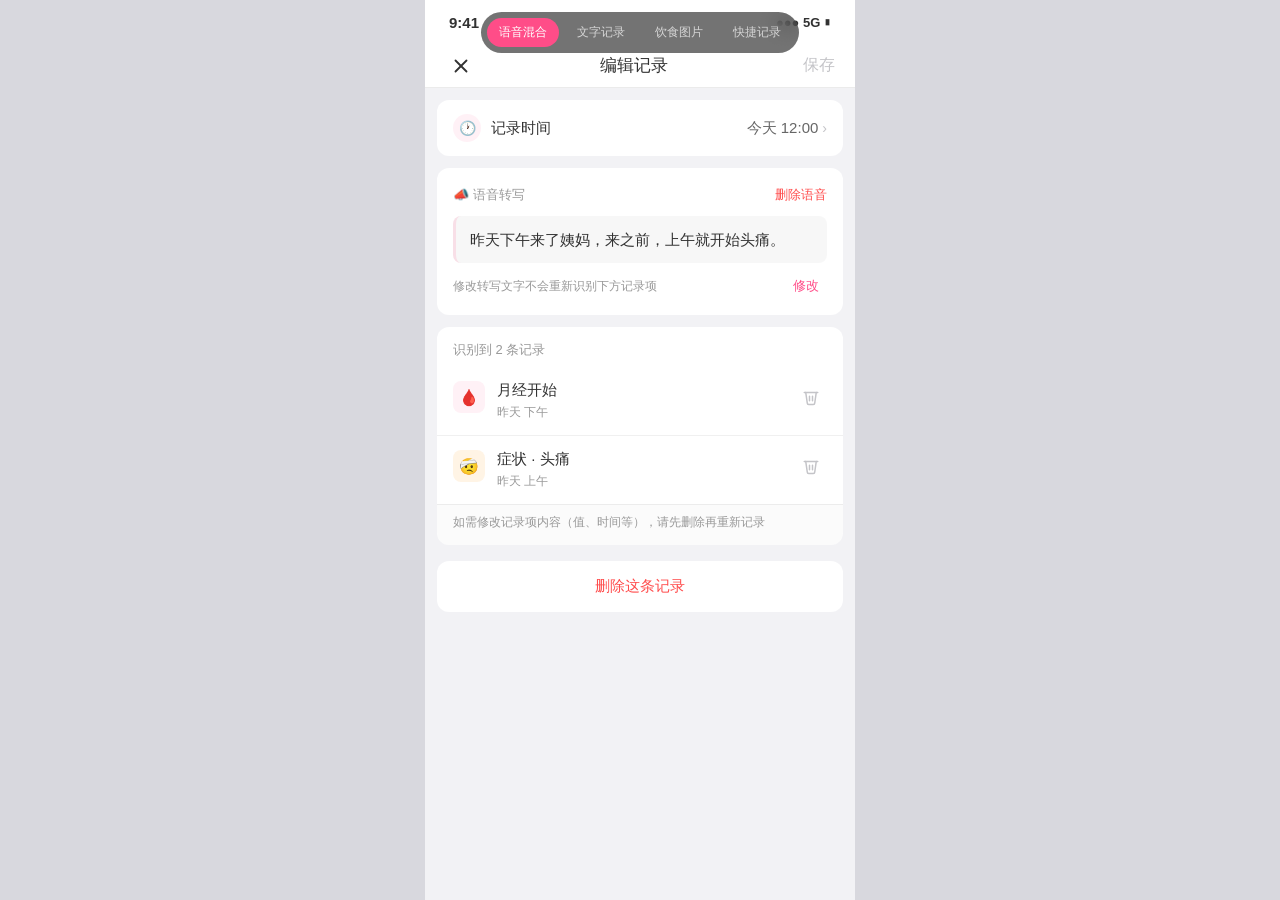
<file: v2/diandi_edit.html>
<!DOCTYPE html>
<html lang="zh-CN">
<head>
<meta charset="UTF-8">
<meta name="viewport" content="width=device-width, initial-scale=1.0, maximum-scale=1.0, user-scalable=no">
<title>点滴 · 编辑记录</title>
<style>
  :root {
    --my-brand-red: #ff4d88;
    --my-brand-soft: rgba(255, 77, 136, 0.08);
    --my-brand-soft-2: rgba(255, 77, 136, 0.14);
    --my-bg: #f2f2f5;
    --my-surface: #ffffff;
    --my-text-primary: #323232;
    --my-text-secondary: #666666;
    --my-text-tertiary: #999999;
    --my-text-quaternary: #c4c4c8;
    --my-line: rgba(0, 0, 0, 0.06);
    --my-line-strong: rgba(0, 0, 0, 0.08);
    --my-success: #00cc99;
    --my-warning: #ff9500;
    --my-danger: #ff4d4d;
    --my-link: #4f7cae;
    --my-radius-xs: 4px;
    --my-radius-sm: 8px;
    --my-radius-md: 12px;
    --my-radius-lg: 16px;
    --my-space-1: 4px;
    --my-space-2: 8px;
    --my-space-3: 12px;
    --my-space-4: 16px;
    --my-space-6: 24px;
    --my-shadow-1: 0 2px 10px rgba(50, 50, 50, 0.08);
    --my-shadow-2: 0 8px 24px rgba(0, 0, 0, 0.14);
  }

  * {
    box-sizing: border-box;
    -webkit-tap-highlight-color: transparent;
  }

  html, body {
    margin: 0;
    padding: 0;
    font-family: "PingFang SC", "SF Pro Text", "Helvetica Neue", Arial, sans-serif;
    color: var(--my-text-primary);
    background: #d8d8de;
    overflow: hidden;
    height: 100vh;
    letter-spacing: 0;
  }

  /* ==== 演示场景切换器 ==== */
  .demo-controls {
    position: fixed;
    top: 12px;
    left: 50%;
    transform: translateX(-50%);
    display: flex;
    gap: 6px;
    background: rgba(0, 0, 0, 0.55);
    padding: 6px;
    border-radius: 999px;
    z-index: 10000;
    backdrop-filter: blur(10px);
    -webkit-backdrop-filter: blur(10px);
  }
  .demo-controls button {
    border: none;
    background: transparent;
    color: rgba(255, 255, 255, 0.7);
    font-size: 12px;
    padding: 6px 12px;
    border-radius: 999px;
    cursor: pointer;
    font-family: inherit;
    transition: all 0.2s;
  }
  .demo-controls button.active {
    background: #ff4d88;
    color: #fff;
  }

  /* ==== 手机外壳 ==== */
  .phone {
    position: relative;
    width: 430px;
    height: 100vh;
    margin: 0 auto;
    background: var(--my-bg);
    overflow: hidden;
    display: flex;
    flex-direction: column;
  }

  /* 状态栏 */
  .status-bar {
    height: 44px;
    background: var(--my-surface);
    display: flex;
    align-items: center;
    justify-content: space-between;
    padding: 0 24px;
    font-size: 15px;
    font-weight: 600;
    color: var(--my-text-primary);
    flex-shrink: 0;
  }
  .status-bar .right {
    display: flex;
    align-items: center;
    gap: 6px;
    font-size: 13px;
  }

  /* 顶部导航 */
  .nav-bar {
    height: 44px;
    background: var(--my-surface);
    display: flex;
    align-items: center;
    justify-content: space-between;
    padding: 0 8px;
    border-bottom: 0.5px solid var(--my-line-strong);
    flex-shrink: 0;
  }
  .nav-bar .nav-title {
    font-size: 17px;
    font-weight: 500;
    color: var(--my-text-primary);
  }
  .nav-btn {
    height: 44px;
    min-width: 56px;
    display: flex;
    align-items: center;
    justify-content: center;
    background: transparent;
    border: none;
    font-family: inherit;
    cursor: pointer;
    color: var(--my-text-primary);
  }
  .nav-btn.close-btn svg {
    width: 22px;
    height: 22px;
  }
  .nav-btn.save-btn {
    font-size: 16px;
    font-weight: 500;
    color: var(--my-text-quaternary);
    transition: color 0.2s;
  }
  .nav-btn.save-btn.active {
    color: var(--my-brand-red);
  }

  /* 主内容滚动区 */
  .scroll-area {
    flex: 1;
    overflow-y: auto;
    -webkit-overflow-scrolling: touch;
    padding: 12px 0 24px;
  }

  /* 通用 section */
  .section {
    background: var(--my-surface);
    margin: 0 12px 12px;
    border-radius: var(--my-radius-md);
    overflow: hidden;
  }
  .section-header {
    padding: 14px 16px 8px;
    display: flex;
    justify-content: space-between;
    align-items: baseline;
  }
  .section-title {
    font-size: 13px;
    color: var(--my-text-tertiary);
    font-weight: 400;
  }
  .section-meta {
    font-size: 12px;
    color: var(--my-text-tertiary);
  }

  /* 记录时间行 */
  .time-row {
    padding: 14px 16px;
    display: flex;
    align-items: center;
    justify-content: space-between;
    cursor: pointer;
    transition: background 0.15s;
  }
  .time-row:active {
    background: rgba(0, 0, 0, 0.03);
  }
  .time-row .time-label {
    display: flex;
    align-items: center;
    gap: 10px;
    font-size: 15px;
    color: var(--my-text-primary);
  }
  .time-row .time-value {
    display: flex;
    align-items: center;
    gap: 4px;
    font-size: 15px;
    color: var(--my-text-secondary);
  }
  .time-row .chevron {
    color: var(--my-text-quaternary);
    font-size: 14px;
  }
  .icon-circle {
    width: 28px;
    height: 28px;
    border-radius: 50%;
    background: var(--my-brand-soft);
    display: flex;
    align-items: center;
    justify-content: center;
    color: var(--my-brand-red);
    font-size: 14px;
  }

  /* 输入源 - 文字/语音 */
  .source-block {
    padding: 14px 16px 16px;
  }
  .source-quote {
    background: rgba(0, 0, 0, 0.03);
    border-left: 3px solid var(--my-brand-soft-2);
    padding: 12px 14px;
    border-radius: var(--my-radius-sm);
    font-size: 15px;
    line-height: 1.55;
    color: var(--my-text-primary);
    word-break: break-word;
    outline: none;
    min-height: 24px;
    position: relative;
  }
  .source-quote[contenteditable="true"] {
    background: var(--my-brand-soft);
    border-left-color: var(--my-brand-red);
    box-shadow: 0 0 0 2px var(--my-brand-soft-2);
  }
  .source-meta-row {
    display: flex;
    justify-content: space-between;
    align-items: center;
    margin-top: 10px;
  }
  .source-tip {
    font-size: 12px;
    color: var(--my-text-tertiary);
    line-height: 1.5;
    flex: 1;
    padding-right: 8px;
  }
  .source-edit-btn {
    background: transparent;
    border: none;
    color: var(--my-brand-red);
    font-size: 13px;
    font-family: inherit;
    cursor: pointer;
    padding: 4px 8px;
    border-radius: var(--my-radius-xs);
    flex-shrink: 0;
  }
  .source-edit-btn:active {
    background: var(--my-brand-soft);
  }
  .source-type-tag {
    display: inline-flex;
    align-items: center;
    gap: 4px;
    font-size: 11px;
    color: var(--my-text-tertiary);
    margin-bottom: 8px;
  }

  /* 输入源 - 图片 */
  .source-image-wrap {
    position: relative;
    width: 120px;
    height: 120px;
    border-radius: var(--my-radius-sm);
    overflow: hidden;
    background: #f0f0f0;
  }
  .source-image-wrap img {
    width: 100%;
    height: 100%;
    object-fit: cover;
    display: block;
  }
  .source-image-placeholder {
    width: 100%;
    height: 100%;
    background: linear-gradient(135deg, #ffd4a3 0%, #ffb380 100%);
    display: flex;
    align-items: center;
    justify-content: center;
    font-size: 36px;
  }
  .image-delete-btn {
    position: absolute;
    top: 6px;
    right: 6px;
    width: 24px;
    height: 24px;
    border-radius: 50%;
    background: rgba(0, 0, 0, 0.5);
    border: none;
    color: #fff;
    font-size: 14px;
    display: flex;
    align-items: center;
    justify-content: center;
    cursor: pointer;
    padding: 0;
  }

  /* 删除整条按钮（语音/图片右上角） */
  .source-header-with-delete {
    display: flex;
    justify-content: space-between;
    align-items: center;
    padding: 14px 16px 8px;
  }
  .source-delete-link {
    background: transparent;
    border: none;
    color: var(--my-danger);
    font-size: 13px;
    font-family: inherit;
    cursor: pointer;
    padding: 4px 0;
  }

  /* 记录项列表 */
  .records-list {
    padding: 0;
  }
  .record-item {
    display: flex;
    align-items: flex-start;
    padding: 14px 16px;
    border-top: 0.5px solid var(--my-line);
    position: relative;
  }
  .record-item:first-child {
    border-top: none;
  }
  .record-icon {
    width: 32px;
    height: 32px;
    border-radius: var(--my-radius-sm);
    background: var(--my-brand-soft);
    display: flex;
    align-items: center;
    justify-content: center;
    font-size: 16px;
    flex-shrink: 0;
    margin-right: 12px;
  }
  .record-icon.symptom { background: rgba(255, 149, 0, 0.1); }
  .record-icon.emotion { background: rgba(0, 204, 153, 0.1); }
  .record-icon.diet { background: rgba(79, 124, 174, 0.1); }
  .record-icon.menstruation { background: var(--my-brand-soft); }
  .record-icon.intimacy { background: rgba(141, 84, 255, 0.1); }
  .record-icon.weight { background: rgba(79, 124, 174, 0.1); }
  .record-icon img {
    width: 22px;
    height: 22px;
    display: block;
    object-fit: contain;
  }

  .record-main {
    flex: 1;
    min-width: 0;
  }
  .record-type {
    font-size: 15px;
    color: var(--my-text-primary);
    font-weight: 500;
    margin-bottom: 2px;
  }
  .record-value {
    font-size: 13px;
    color: var(--my-text-secondary);
    line-height: 1.4;
    word-break: break-word;
  }
  .record-time {
    font-size: 12px;
    color: var(--my-text-tertiary);
    margin-top: 4px;
  }
  .record-delete {
    background: transparent;
    border: none;
    width: 32px;
    height: 32px;
    display: flex;
    align-items: center;
    justify-content: center;
    cursor: pointer;
    flex-shrink: 0;
    border-radius: 50%;
    color: var(--my-text-quaternary);
    transition: background 0.15s, color 0.15s;
  }
  .record-delete:active {
    background: rgba(255, 77, 77, 0.08);
    color: var(--my-danger);
  }
  .record-delete svg {
    width: 18px;
    height: 18px;
  }
  .record-actions {
    display: flex;
    align-items: center;
    gap: 2px;
    flex-shrink: 0;
  }
  .record-edit {
    background: transparent;
    border: none;
    width: 32px;
    height: 32px;
    display: flex;
    align-items: center;
    justify-content: center;
    cursor: pointer;
    flex-shrink: 0;
    border-radius: 50%;
    color: var(--my-brand-red);
    transition: background 0.15s;
  }
  .record-edit:active {
    background: var(--my-brand-soft);
  }
  .record-edit svg {
    width: 17px;
    height: 17px;
  }

  /* MVP 不可编辑提示 */
  .records-mvp-tip {
    padding: 8px 16px 14px;
    font-size: 12px;
    color: var(--my-text-tertiary);
    line-height: 1.5;
    border-top: 0.5px solid var(--my-line);
    background: rgba(0, 0, 0, 0.015);
  }

  /* 底部删除整条 */
  .danger-zone {
    margin: 16px 12px 24px;
    background: var(--my-surface);
    border-radius: var(--my-radius-md);
    overflow: hidden;
  }
  .danger-btn {
    width: 100%;
    padding: 16px;
    background: transparent;
    border: none;
    color: var(--my-danger);
    font-size: 15px;
    font-family: inherit;
    cursor: pointer;
    text-align: center;
  }
  .danger-btn:active {
    background: rgba(255, 77, 77, 0.04);
  }

  /* ==== 底部时间选择器弹窗 ==== */
  .sheet-mask {
    position: absolute;
    inset: 0;
    background: rgba(0, 0, 0, 0.4);
    z-index: 100;
    opacity: 0;
    pointer-events: none;
    transition: opacity 0.24s;
  }
  .sheet-mask.show {
    opacity: 1;
    pointer-events: auto;
  }
  .sheet {
    position: absolute;
    left: 0;
    right: 0;
    bottom: 0;
    background: var(--my-surface);
    border-radius: 16px 16px 0 0;
    z-index: 101;
    transform: translateY(100%);
    transition: transform 0.28s cubic-bezier(0.2, 0, 0, 1);
  }
  .sheet.show {
    transform: translateY(0);
  }
  .sheet-header {
    display: flex;
    justify-content: space-between;
    align-items: center;
    padding: 12px 16px;
    border-bottom: 0.5px solid var(--my-line-strong);
  }
  .sheet-header button {
    background: transparent;
    border: none;
    font-family: inherit;
    font-size: 15px;
    cursor: pointer;
    padding: 6px 8px;
  }
  .sheet-header .cancel { color: var(--my-text-secondary); }
  .sheet-header .confirm { color: var(--my-brand-red); font-weight: 500; }
  .sheet-header .sheet-title {
    font-size: 16px;
    font-weight: 500;
  }
  .sheet-body {
    padding: 16px;
    padding-bottom: 32px;
  }

  /* 时间选择器（简化版） */
  .picker-wrap {
    display: flex;
    height: 200px;
    position: relative;
  }
  .picker-col {
    flex: 1;
    overflow-y: scroll;
    text-align: center;
    scroll-snap-type: y mandatory;
    -webkit-overflow-scrolling: touch;
    scrollbar-width: none;
    padding: 80px 0;
  }
  .picker-col::-webkit-scrollbar {
    display: none;
  }
  .picker-item {
    height: 40px;
    line-height: 40px;
    font-size: 17px;
    color: var(--my-text-secondary);
    scroll-snap-align: center;
    transition: color 0.15s, font-weight 0.15s;
  }
  .picker-item.selected {
    color: var(--my-text-primary);
    font-weight: 500;
  }
  .picker-indicator {
    position: absolute;
    left: 8px;
    right: 8px;
    top: 80px;
    height: 40px;
    border-top: 0.5px solid var(--my-line-strong);
    border-bottom: 0.5px solid var(--my-line-strong);
    pointer-events: none;
    background: rgba(255, 77, 136, 0.03);
  }
  .option-sheet .sheet-body {
    padding: 4px 12px 0;
    background: #f2f2f5;
    padding-bottom: env(safe-area-inset-bottom, 0px);
  }
  .option-list {
    display: flex;
    flex-direction: column;
    gap: 8px;
  }
  .option-btn {
    height: 48px;
    border: 0;
    border-radius: var(--my-radius-sm);
    background: #f7f7f9;
    color: var(--my-text-primary);
    font-family: inherit;
    font-size: 15px;
    text-align: left;
    padding: 0 14px;
    cursor: pointer;
  }
  .option-btn.active {
    background: var(--my-brand-soft);
    color: var(--my-brand-red);
    font-weight: 500;
  }
  .option-sheet.is-period-picker {
    max-height: 90%;
    background: #f2f2f5;
    border-radius: 14px 14px 0 0;
    box-shadow: 0 -2px 16px rgba(0, 0, 0, 0.1);
  }
  .option-sheet.is-period-picker .sheet-header {
    height: 54px;
    display: grid;
    grid-template-columns: 72px 1fr 72px;
    padding: 0 18px;
    background: #f2f2f5;
    border-bottom: 0;
    border-radius: 14px 14px 0 0;
  }
  .option-sheet.is-period-picker .sheet-header button {
    padding: 6px 0;
    font-size: 16px;
    line-height: 1.3;
  }
  .option-sheet.is-period-picker .sheet-header .cancel {
    justify-self: start;
    color: #323232;
  }
  .option-sheet.is-period-picker .sheet-header .confirm {
    justify-self: end;
    color: #ff4d88;
    font-weight: 500;
  }
  .option-sheet.is-period-picker .sheet-title {
    margin: 0;
    font-size: 18px;
    line-height: 1.3;
    font-weight: 600;
    text-align: center;
    color: #323232;
  }
  .option-sheet.is-health-picker {
    max-height: 90%;
    background: #f2f2f5;
    border-radius: 14px 14px 0 0;
    box-shadow: 0 -2px 16px rgba(0, 0, 0, 0.1);
  }
  .option-sheet.is-health-picker .sheet-header {
    height: 54px;
    display: grid;
    grid-template-columns: 72px 1fr 72px;
    padding: 0 18px;
    background: #f2f2f5;
    border-bottom: 0;
    border-radius: 14px 14px 0 0;
  }
  .option-sheet.is-health-picker .sheet-header button {
    padding: 6px 0;
    font-size: 16px;
    line-height: 1.3;
  }
  .option-sheet.is-health-picker .sheet-header .cancel {
    justify-self: start;
    color: #323232;
  }
  .option-sheet.is-health-picker .sheet-header .confirm {
    justify-self: end;
    color: #ff4d88;
    font-weight: 500;
  }
  .option-sheet.is-health-picker .sheet-title {
    margin: 0;
    font-size: 18px;
    line-height: 1.3;
    font-weight: 600;
    text-align: center;
    color: #323232;
  }
  .option-sheet.is-health-picker .sheet-body {
    padding: 14px 12px 0;
    background: #f2f2f5;
    padding-bottom: env(safe-area-inset-bottom, 0px);
  }
  .edit-hrp-card {
    margin-bottom: 12px;
    padding: 18px 16px 18px;
    background: #ffffff;
    border-radius: 12px;
  }
  .edit-hrp-title {
    margin: 0 0 16px;
    font-size: 17px;
    line-height: 1.3;
    font-weight: 600;
    color: #323232;
  }
  .edit-hrp-grid {
    display: grid;
    grid-template-columns: repeat(3, minmax(0, 1fr));
    column-gap: 16px;
    row-gap: 20px;
  }
  .option-sheet.is-health-picker.is-love-picker .edit-hrp-grid {
    grid-template-columns: repeat(4, minmax(0, 1fr));
    column-gap: 12px;
  }
  .option-sheet.is-health-picker.is-mood-picker .edit-hrp-card {
    padding: 12px 14px 16px;
    border-radius: 10px;
  }
  .option-sheet.is-health-picker.is-mood-picker .edit-hrp-title {
    display: none;
  }
  .option-sheet.is-health-picker.is-mood-picker .edit-hrp-grid {
    grid-template-columns: repeat(5, minmax(0, 1fr));
    column-gap: 12px;
    row-gap: 18px;
  }
  .edit-hrp-option {
    min-width: 0;
    min-height: 96px;
    border: 0;
    background: transparent;
    color: #323232;
    font-size: 14px;
    line-height: 18px;
    font-weight: 500;
    font-family: inherit;
    display: grid;
    grid-template-rows: 58px auto;
    justify-items: center;
    align-content: start;
    gap: 8px;
    padding: 0 2px;
    cursor: pointer;
    position: relative;
    transition: transform 0.16s ease, color 0.16s ease;
  }
  .edit-hrp-option:active {
    transform: scale(0.96);
  }
  .edit-hrp-option.active {
    color: #323232;
  }
  .edit-hrp-icon {
    width: 58px;
    height: 58px;
    border-radius: 50%;
    display: grid;
    place-items: center;
    overflow: hidden;
    color: #ff4d88;
    font-size: 28px;
    line-height: 1;
    background: radial-gradient(72% 72% at 40% 34%, #fff3f7 0%, #ffd8e6 60%, #ffc1d7 100%);
  }
  .edit-hrp-icon.is-yellow {
    color: #f2a900;
    background: radial-gradient(72% 72% at 40% 34%, #fff8e9 0%, #fff0ce 60%, #ffe2a4 100%);
  }
  .edit-hrp-icon img {
    width: 100%;
    height: 100%;
    object-fit: cover;
  }
  .edit-hrp-option > span:not(.edit-hrp-icon):not(.edit-hrp-mark) {
    width: 100%;
    min-height: 36px;
    display: flex;
    align-items: flex-start;
    justify-content: center;
    text-align: center;
    word-break: keep-all;
    overflow-wrap: anywhere;
  }
  .edit-hrp-mark {
    position: absolute;
    right: calc(50% - 36px);
    top: 38px;
    width: 23px;
    height: 23px;
    border-radius: 50%;
    display: grid;
    place-items: center;
    pointer-events: none;
  }
  .edit-hrp-option.active .edit-hrp-mark {
    background: #27c46b;
    border: 1.5px solid #ffffff;
    box-shadow: 0 1px 3px rgba(0, 0, 0, 0.18);
  }
  .edit-hrp-option.active .edit-hrp-mark::after {
    content: "";
    width: 8px;
    height: 5px;
    border-left: 2px solid #ffffff;
    border-bottom: 2px solid #ffffff;
    transform: rotate(-45deg) translateY(-1px);
  }
  .option-sheet.is-health-picker.is-mood-picker .edit-hrp-option {
    min-height: 82px;
    grid-template-rows: 52px auto;
    gap: 7px;
    font-size: 13px;
    line-height: 16px;
  }
  .option-sheet.is-health-picker.is-mood-picker .edit-hrp-icon {
    width: 52px;
    height: 52px;
    border-radius: 50%;
    background: #ffe875;
    font-size: 27px;
  }
  .option-sheet.is-health-picker.is-mood-picker .edit-hrp-option:nth-child(3) .edit-hrp-icon,
  .option-sheet.is-health-picker.is-mood-picker .edit-hrp-option:nth-child(12) .edit-hrp-icon,
  .option-sheet.is-health-picker.is-mood-picker .edit-hrp-option:nth-child(20) .edit-hrp-icon {
    background: #65d9e8;
  }
  .option-sheet.is-health-picker.is-mood-picker .edit-hrp-option:nth-child(4) .edit-hrp-icon,
  .option-sheet.is-health-picker.is-mood-picker .edit-hrp-option:nth-child(5) .edit-hrp-icon,
  .option-sheet.is-health-picker.is-mood-picker .edit-hrp-option:nth-child(13) .edit-hrp-icon,
  .option-sheet.is-health-picker.is-mood-picker .edit-hrp-option:nth-child(14) .edit-hrp-icon,
  .option-sheet.is-health-picker.is-mood-picker .edit-hrp-option:nth-child(17) .edit-hrp-icon,
  .option-sheet.is-health-picker.is-mood-picker .edit-hrp-option:nth-child(19) .edit-hrp-icon {
    background: #ff9fc0;
  }
  .option-sheet.is-health-picker.is-mood-picker .edit-hrp-option:nth-child(15) .edit-hrp-icon {
    background: #f45a5a;
  }
  .option-sheet.is-health-picker.is-mood-picker .edit-hrp-option:nth-child(16) .edit-hrp-icon {
    background: #31cdb8;
  }
  .edit-hrp-list {
    display: grid;
    gap: 12px;
  }
  .edit-hrp-list-option {
    width: 100%;
    min-height: 88px;
    border: 0;
    border-radius: 12px;
    background: #ffffff;
    color: #323232;
    font-family: inherit;
    display: grid;
    grid-template-columns: 58px minmax(0, 1fr) 32px;
    align-items: center;
    gap: 16px;
    padding: 14px 16px;
    text-align: left;
    cursor: pointer;
  }
  .edit-hrp-list-copy {
    min-width: 0;
    display: grid;
    gap: 8px;
  }
  .edit-hrp-list-copy strong {
    font-size: 21px;
    line-height: 1.2;
    font-weight: 500;
    color: #323232;
  }
  .edit-hrp-list-copy em {
    font-style: normal;
    font-size: 15px;
    line-height: 1.35;
    font-weight: 400;
    color: #999999;
    white-space: nowrap;
    overflow: hidden;
    text-overflow: ellipsis;
  }
  .edit-hrp-radio {
    width: 31px;
    height: 31px;
    border: 2px solid #d5d5d8;
    border-radius: 50%;
    display: grid;
    place-items: center;
  }
  .edit-hrp-list-option.active .edit-hrp-radio {
    border: 0;
    background: #27c46b;
  }
  .edit-hrp-list-option.active .edit-hrp-radio::after {
    content: "";
    width: 10px;
    height: 6px;
    border-left: 2px solid #ffffff;
    border-bottom: 2px solid #ffffff;
    transform: rotate(-45deg) translateY(-1px);
  }
  .edit-hrp-time-card {
    min-height: 176px;
    overflow: hidden;
  }
  .edit-hrp-time-wheel {
    position: relative;
    min-height: 110px;
    display: grid;
    grid-template-columns: 1fr 1fr;
    align-items: center;
    color: #323232;
    font-size: 21px;
    font-weight: 400;
    font-variant-numeric: tabular-nums;
    text-align: center;
  }
  .edit-hrp-time-wheel::after {
    content: "";
    position: absolute;
    left: 0;
    right: 0;
    top: 58px;
    height: 42px;
    border-radius: 8px;
    background: #f1f1f5;
  }
  .edit-hrp-time-wheel > span {
    align-self: start;
    color: #323232;
    opacity: 0.88;
  }
  .edit-hrp-time-wheel strong {
    position: absolute;
    left: 0;
    right: 0;
    top: 58px;
    z-index: 1;
    height: 42px;
    display: grid;
    grid-template-columns: 1fr 32px 1fr;
    align-items: center;
    font-size: 27px;
    font-weight: 500;
  }
  .edit-hrp-time-wheel em {
    font-style: normal;
  }
  .edit-hrp-temp-card {
    min-height: 132px;
    display: flex;
    align-items: center;
    justify-content: center;
  }
  .edit-hrp-temp-value {
    display: inline-flex;
    align-items: baseline;
    gap: 12px;
    font-size: 56px;
    line-height: 1;
    color: #b7b7bb;
    font-weight: 500;
    font-variant-numeric: tabular-nums;
  }
  .edit-hrp-temp-value em {
    color: #b7b7bb;
    font-size: 28px;
    font-style: normal;
    font-weight: 500;
  }
  .edit-hrp-temp-keypad {
    display: grid;
    grid-template-columns: repeat(3, minmax(0, 1fr));
    gap: 12px;
    padding: 12px 0 28px;
  }
  .edit-hrp-temp-key {
    height: 64px;
    border: 0;
    border-radius: 12px;
    background: #ffffff;
    color: #323232;
    font-family: inherit;
    font-size: 34px;
    line-height: 1;
    font-weight: 400;
    cursor: pointer;
    font-variant-numeric: tabular-nums;
  }
  .edit-hrp-temp-key:active {
    background: #f7f7f9;
  }
  .edit-hrp-temp-delete {
    height: 64px;
    border: 0;
    border-radius: 12px;
    background: transparent;
    color: #323232;
    font-family: inherit;
    cursor: pointer;
    display: grid;
    place-items: center;
  }
  .edit-hrp-temp-delete span {
    min-width: 34px;
    height: 28px;
    padding: 0 8px;
    border-radius: 10px;
    display: grid;
    place-items: center;
    background: #323232;
    color: #ffffff;
    font-size: 28px;
    line-height: 1;
  }
  .option-sheet.is-health-picker.is-weight-picker .sheet-body {
    padding-top: 12px;
  }
  .edit-weight-card {
    min-height: 128px;
    margin-bottom: 12px;
    border-radius: 12px;
    background: #ffffff;
    display: grid;
    place-items: center;
  }
  .edit-weight-value {
    display: inline-flex;
    align-items: baseline;
    gap: 10px;
    color: #323232;
    font-size: 54px;
    line-height: 1;
    font-weight: 500;
    font-variant-numeric: tabular-nums;
  }
  .edit-weight-value em {
    color: #8e8e93;
    font-size: 24px;
    font-style: normal;
    font-weight: 500;
  }
  .option-sheet.is-health-picker.is-diet-picker,
  .option-sheet.is-health-picker.is-beverage-picker,
  .option-sheet.is-health-picker.is-skin-picker,
  .option-sheet.is-health-picker.is-cosmetic-picker {
    height: 86%;
    max-height: 86%;
    display: flex;
    flex-direction: column;
    overflow: hidden;
  }
  .option-sheet.is-health-picker.is-diet-picker .sheet-header,
  .option-sheet.is-health-picker.is-beverage-picker .sheet-header,
  .option-sheet.is-health-picker.is-skin-picker .sheet-header,
  .option-sheet.is-health-picker.is-cosmetic-picker .sheet-header {
    flex: 0 0 auto;
  }
  .option-sheet.is-health-picker.is-diet-picker .sheet-body,
  .option-sheet.is-health-picker.is-beverage-picker .sheet-body,
  .option-sheet.is-health-picker.is-skin-picker .sheet-body,
  .option-sheet.is-health-picker.is-cosmetic-picker .sheet-body {
    flex: 1 1 auto;
    min-height: 0;
    overflow-y: auto;
    overscroll-behavior: contain;
    -webkit-overflow-scrolling: touch;
    padding-top: 12px;
    padding-bottom: calc(24px + env(safe-area-inset-bottom, 0px));
  }
  .edit-diet-card {
    margin-bottom: 12px;
    padding: 16px;
    border-radius: 12px;
    background: #ffffff;
  }
  .edit-diet-title {
    margin: 0 0 12px;
    color: #323232;
    font-size: 16px;
    line-height: 1.3;
    font-weight: 600;
  }
  .edit-diet-meals {
    display: grid;
    grid-template-columns: repeat(4, minmax(0, 1fr));
    gap: 8px;
  }
  .edit-diet-meal {
    height: 36px;
    border: 0;
    border-radius: 18px;
    background: #f7f7f9;
    color: #666666;
    font-family: inherit;
    font-size: 14px;
    cursor: pointer;
  }
  .edit-diet-meal.active {
    background: rgba(255, 77, 136, 0.1);
    color: #ff4d88;
    font-weight: 500;
  }
  .edit-diet-row {
    display: grid;
    grid-template-columns: 1fr 68px 76px 32px;
    gap: 8px;
    align-items: center;
    margin-top: 10px;
  }
  .edit-diet-input {
    min-width: 0;
    height: 40px;
    border: 0;
    border-radius: 8px;
    background: #f7f7f9;
    color: #323232;
    font-family: inherit;
    font-size: 14px;
    padding: 0 10px;
  }
  .edit-diet-input::placeholder {
    color: #b7b7bb;
  }
  .edit-diet-remove {
    width: 32px;
    height: 32px;
    border: 0;
    border-radius: 16px;
    background: #f7f7f9;
    color: #8e8e93;
    font-size: 20px;
    line-height: 1;
    cursor: pointer;
  }
  .edit-diet-add {
    width: 100%;
    height: 40px;
    margin-top: 12px;
    border: 0;
    border-radius: 20px;
    background: rgba(255, 77, 136, 0.08);
    color: #ff4d88;
    font-family: inherit;
    font-size: 14px;
    font-weight: 500;
    cursor: pointer;
  }
  .edit-diet-total {
    margin-top: 12px;
    color: #8e8e93;
    font-size: 13px;
    text-align: right;
  }
  .edit-camera-grid {
    display: grid;
    grid-template-columns: repeat(2, minmax(0, 1fr));
    gap: 12px;
  }
  .edit-camera-field {
    min-width: 0;
    display: flex;
    flex-direction: column;
    gap: 7px;
  }
  .edit-camera-field.is-wide {
    grid-column: 1 / -1;
  }
  .edit-camera-field label {
    font-size: 13px;
    color: var(--my-text-tertiary);
  }
  .edit-camera-input-wrap {
    min-width: 0;
    height: 44px;
    display: flex;
    align-items: center;
    gap: 6px;
    padding: 0 12px;
    border: 0.5px solid var(--my-line-strong);
    border-radius: 8px;
    background: #f8f8fa;
  }
  .edit-camera-input {
    width: 100%;
    min-width: 0;
    padding: 0;
    border: 0;
    outline: 0;
    background: transparent;
    color: var(--my-text-primary);
    font: inherit;
    font-size: 15px;
  }
  .edit-camera-unit {
    flex-shrink: 0;
    color: var(--my-text-tertiary);
    font-size: 13px;
  }
  .edit-beverage-card {
    display: flex;
    flex-direction: column;
    gap: 18px;
  }
  .edit-beverage-card [data-beverage-extra][hidden] {
    display: none !important;
  }
  .edit-beverage-card [data-beverage-identity][hidden] {
    display: none !important;
  }
  .edit-beverage-capacity {
    padding: 14px 14px 10px;
    border-radius: 10px;
    background: #f8f8fa;
  }
  .edit-beverage-row-title {
    display: flex;
    align-items: baseline;
    justify-content: space-between;
    margin-bottom: 12px;
    color: #8e8e93;
    font-size: 13px;
  }
  .edit-beverage-row-title strong {
    color: #323232;
    font-size: 16px;
    font-weight: 600;
    font-variant-numeric: tabular-nums;
  }
  .edit-beverage-range {
    width: 100%;
    margin: 4px 0 8px;
    accent-color: #323232;
  }
  .edit-beverage-range-labels {
    display: flex;
    justify-content: space-between;
    color: #b0b0b5;
    font-size: 10px;
    font-variant-numeric: tabular-nums;
  }
  .edit-beverage-segment-group {
    display: flex;
    flex-direction: column;
    gap: 9px;
  }
  .edit-beverage-segment-label {
    color: #8e8e93;
    font-size: 13px;
  }
  .edit-beverage-category-scroll {
    display: flex;
    gap: 8px;
    overflow-x: auto;
    padding: 1px 2px 6px;
    scroll-snap-type: x proximity;
    scrollbar-width: none;
    -webkit-overflow-scrolling: touch;
  }
  .edit-beverage-category-scroll::-webkit-scrollbar {
    display: none;
  }
  .edit-beverage-category-scroll .edit-beverage-segment {
    min-width: 76px;
    flex: 0 0 auto;
    padding: 0 14px;
    border-radius: 18px;
    scroll-snap-align: start;
    white-space: nowrap;
  }
  .edit-beverage-segments {
    display: grid;
    grid-template-columns: repeat(5, minmax(0, 1fr));
    gap: 6px;
  }
  .edit-beverage-segment {
    min-width: 0;
    height: 36px;
    padding: 0 3px;
    border: 0;
    border-radius: 7px;
    background: #f7f7f9;
    color: #77777d;
    font-family: inherit;
    font-size: 12px;
    cursor: pointer;
  }
  .edit-beverage-segment.active {
    background: rgba(255, 77, 136, 0.1);
    color: #ff4d88;
    font-weight: 600;
  }
  .edit-beverage-nutrition {
    display: grid;
    grid-template-columns: repeat(2, minmax(0, 1fr));
    gap: 12px;
  }
  .edit-beverage-nutrition-item {
    padding: 13px 14px;
    border-radius: 8px;
    background: #f8f8fa;
  }
  .edit-beverage-nutrition-item span {
    display: block;
    margin-bottom: 8px;
    color: #8e8e93;
    font-size: 13px;
  }
  .edit-beverage-nutrition-item strong {
    color: #323232;
    font-size: 19px;
    font-weight: 600;
  }
  .edit-beverage-nutrition-item i {
    margin-left: 4px;
    color: #a0a0a5;
    font-size: 12px;
    font-style: normal;
  }
  .edit-beverage-nutrition-note {
    grid-column: 1 / -1;
    margin: -2px 0 0;
    color: #a0a0a5;
    font-size: 11px;
  }
  .edit-photo-record {
    padding: 0 16px 16px;
  }
  .edit-photo-preview {
    width: 100%;
    aspect-ratio: 16 / 10;
    overflow: hidden;
    border-radius: 10px;
    background: #f1f1f4;
  }
  .edit-photo-preview img {
    width: 100%;
    height: 100%;
    display: block;
    object-fit: cover;
  }
  .edit-photo-note-label {
    display: block;
    margin: 16px 0 8px;
    color: var(--my-text-tertiary);
    font-size: 13px;
  }
  .edit-photo-note {
    width: 100%;
    min-height: 120px;
    resize: none;
    border: 0.5px solid var(--my-line-strong);
    border-radius: 10px;
    outline: none;
    padding: 12px;
    background: #f8f8fa;
    color: var(--my-text-primary);
    font: inherit;
    font-size: 15px;
    line-height: 1.6;
  }
  .edit-photo-note:focus {
    border-color: rgba(255, 77, 136, 0.45);
    background: #ffffff;
  }
  .edit-photo-note-count {
    margin-top: 6px;
    color: var(--my-text-quaternary);
    font-size: 11px;
    text-align: right;
  }
  .symptom-picker-mask {
    position: absolute;
    inset: 0;
    z-index: 150;
    background: rgba(0, 0, 0, 0.42);
    opacity: 0;
    pointer-events: none;
    transition: opacity 0.18s ease;
  }
  .symptom-picker-mask.show {
    opacity: 1;
    pointer-events: auto;
  }
  .symptom-picker-sheet {
    --sym-picker-coral: #ff6b9b;
    --sym-picker-coral-deep: #ff4d88;
    position: absolute;
    left: 0;
    right: 0;
    bottom: 0;
    z-index: 151;
    max-height: 88%;
    display: flex;
    flex-direction: column;
    background: #f2f2f5;
    border-radius: 16px 16px 0 0;
    overflow: hidden;
    transform: translateY(100%);
    transition: transform 0.28s cubic-bezier(0.2, 0, 0, 1);
  }
  .symptom-picker-sheet.show {
    transform: translateY(0);
  }
  .symptom-picker-nav {
    height: 52px;
    flex: 0 0 52px;
    display: grid;
    grid-template-columns: 64px 1fr 64px;
    align-items: center;
    padding: 0 16px;
    background: #f2f2f5;
  }
  .symptom-picker-nav-btn {
    border: 0;
    background: transparent;
    padding: 6px 0;
    color: #323232;
    font: inherit;
    font-size: 16px;
    line-height: 1.2;
    text-align: left;
    cursor: pointer;
  }
  .symptom-picker-nav-btn.is-primary {
    color: #ff4d88;
    text-align: right;
    font-weight: 500;
  }
  .symptom-picker-title {
    margin: 0;
    color: #323232;
    font-size: 17px;
    line-height: 1.2;
    font-weight: 500;
    text-align: center;
  }
  .symptom-picker-scroll {
    flex: 1 1 auto;
    min-height: 0;
    overflow-y: auto;
    -webkit-overflow-scrolling: touch;
    padding: 8px 12px 28px;
    padding-bottom: calc(28px + env(safe-area-inset-bottom, 0px));
  }
  .symptom-picker-card {
    margin-bottom: 12px;
    padding: 18px 16px 16px;
    background: #ffffff;
    border-radius: 12px;
  }
  .symptom-picker-card-head {
    display: flex;
    align-items: center;
    justify-content: space-between;
    margin-bottom: 14px;
  }
  .symptom-picker-card-title {
    margin: 0;
    color: #323232;
    font-size: 17px;
    line-height: 1.3;
    font-weight: 600;
  }
  .symptom-picker-edit {
    border: 0;
    background: transparent;
    color: #8e8e93;
    font-family: inherit;
    font-size: 14px;
    line-height: 1.2;
    cursor: pointer;
  }
  .symptom-picker-edit.is-active {
    color: #ff4d88;
    font-weight: 500;
  }
  .symptom-picker-grid {
    display: grid;
    grid-template-columns: repeat(4, minmax(0, 1fr));
    row-gap: 18px;
    column-gap: 8px;
  }
  .symptom-picker-cell {
    position: relative;
    min-width: 0;
    border: 0;
    background: transparent;
    padding: 0;
    display: flex;
    flex-direction: column;
    align-items: center;
    gap: 8px;
    font-family: inherit;
    cursor: pointer;
  }
  .symptom-picker-icon {
    position: relative;
    width: 48px;
    height: 48px;
    display: grid;
    place-items: center;
    border-radius: 16px;
    background: #fff1f5;
    overflow: hidden;
    transition: transform 0.18s ease, background 0.18s ease;
  }
  .symptom-picker-icon img,
  .symptom-picker-icon svg {
    display: block;
    width: 100%;
    height: 100%;
  }
  .symptom-picker-cell:active .symptom-picker-icon {
    transform: scale(0.92);
  }
  .symptom-picker-label {
    max-width: 100%;
    color: #666666;
    font-size: 13px;
    line-height: 18px;
    white-space: nowrap;
    overflow: hidden;
    text-overflow: ellipsis;
  }
  .symptom-picker-cell.is-selected .symptom-picker-icon {
    background: #ffe8f0;
  }
  .symptom-picker-cell.is-selected .symptom-picker-label {
    color: #ff4d88;
    font-weight: 600;
  }
  .symptom-picker-check,
  .symptom-picker-del {
    position: absolute;
    right: 4px;
    top: 30px;
    z-index: 2;
    width: 18px;
    height: 18px;
    display: grid;
    place-items: center;
    border-radius: 50%;
    background: #27c46b;
    border: 1.5px solid #ffffff;
    opacity: 0;
    transform: scale(0);
    pointer-events: none;
    transition: opacity 0.16s ease, transform 0.16s ease;
  }
  .symptom-picker-check svg,
  .symptom-picker-del svg {
    width: 12px;
    height: 12px;
  }
  .symptom-picker-cell.is-selected .symptom-picker-check {
    opacity: 1;
    transform: scale(1);
  }
  .symptom-picker-del {
    background: #ff4d4d;
  }
  .symptom-picker-card.editing .symptom-picker-cell.removable .symptom-picker-del {
    opacity: 1;
    transform: scale(1);
  }
  .symptom-picker-cell.add .symptom-picker-icon {
    background: #f5f5f7;
    border: 1px dashed rgba(0, 0, 0, 0.12);
  }
  .symptom-picker-cell.add .symptom-picker-label {
    color: #999999;
  }
  .symptom-picker-toast {
    position: absolute;
    left: 50%;
    bottom: 28px;
    z-index: 3;
    max-width: 76%;
    transform: translateX(-50%) translateY(10px);
    padding: 8px 14px;
    border-radius: 999px;
    background: rgba(0, 0, 0, 0.76);
    color: #ffffff;
    font-size: 13px;
    opacity: 0;
    pointer-events: none;
    transition: opacity 0.18s ease, transform 0.18s ease;
  }
  .symptom-picker-toast.show {
    opacity: 1;
    transform: translateX(-50%) translateY(0);
  }
  .edit-prp-card {
    margin-bottom: 12px;
    padding: 18px 16px 16px;
    background: #ffffff;
    border-radius: 12px;
  }
  .edit-prp-title {
    margin: 0 0 16px;
    font-size: 17px;
    line-height: 1.3;
    font-weight: 600;
    color: #323232;
  }
  .edit-prp-row {
    display: grid;
    grid-template-columns: repeat(5, minmax(0, 1fr));
    gap: 4px;
  }
  .edit-prp-opt {
    min-width: 0;
    display: flex;
    flex-direction: column;
    align-items: center;
    gap: 9px;
    border: 0;
    background: transparent;
    padding: 0;
    cursor: pointer;
    font-family: inherit;
  }
  .edit-prp-ic {
    position: relative;
    width: 64px;
    height: 64px;
  }
  .edit-prp-ic-inner {
    display: block;
    width: 100%;
    height: 100%;
    overflow: hidden;
    border-radius: 50%;
    background: radial-gradient(72% 72% at 42% 36%, #ffe9f1 0%, #fcd1e0 60%, #f6b9d0 100%);
    transform-origin: 50% 50%;
    transition: transform 0.18s cubic-bezier(0.2, 0, 0, 1);
  }
  .edit-prp-ic-inner svg {
    display: block;
    width: 100%;
    height: 100%;
  }
  .edit-prp-opt:active .edit-prp-ic-inner {
    transform: scale(0.9);
  }
  .edit-prp-opt.active .edit-prp-ic-inner {
    animation: editPrpBounce 0.4s cubic-bezier(0.2, 0.7, 0.2, 1) both;
  }
  .edit-prp-lb {
    font-size: 13px;
    line-height: 18px;
    color: #666666;
    white-space: nowrap;
    transition: color 0.15s, font-weight 0.15s;
  }
  .edit-prp-opt.active .edit-prp-lb {
    color: #ff4d88;
    font-weight: 600;
  }
  .edit-prp-ck {
    position: absolute;
    right: 2px;
    bottom: 2px;
    width: 21px;
    height: 21px;
    display: grid;
    place-items: center;
    border-radius: 50%;
    background: #27c46b;
    border: 1.5px solid #ffffff;
    box-shadow: 0 1px 3px rgba(0, 0, 0, 0.18);
    opacity: 0;
    transform: scale(0);
    pointer-events: none;
    transition: opacity 0.16s ease, transform 0.16s ease;
  }
  .edit-prp-ck svg {
    width: 13px;
    height: 13px;
  }
  .edit-prp-opt.active .edit-prp-ck {
    opacity: 1;
    transform: scale(1);
    animation: editPrpPop 0.32s cubic-bezier(0.2, 0.7, 0.2, 1) both;
  }
  @keyframes editPrpBounce {
    0% { transform: scale(0.92); }
    55% { transform: scale(1.08); }
    100% { transform: scale(1); }
  }
  @keyframes editPrpPop {
    0% { transform: scale(0); }
    70% { transform: scale(1.12); }
    100% { transform: scale(1); }
  }

  /* ==== 二次确认对话框 ==== */
  .dialog-mask {
    position: absolute;
    inset: 0;
    background: rgba(0, 0, 0, 0.4);
    z-index: 200;
    opacity: 0;
    pointer-events: none;
    transition: opacity 0.2s;
    display: flex;
    align-items: center;
    justify-content: center;
  }
  .dialog-mask.show {
    opacity: 1;
    pointer-events: auto;
  }
  .dialog {
    width: 280px;
    background: var(--my-surface);
    border-radius: 14px;
    overflow: hidden;
    transform: scale(0.92);
    transition: transform 0.22s cubic-bezier(0.2, 0, 0, 1);
  }
  .dialog-mask.show .dialog {
    transform: scale(1);
  }
  .dialog-content {
    padding: 22px 20px 16px;
    text-align: center;
  }
  .dialog-title {
    font-size: 16px;
    font-weight: 500;
    color: var(--my-text-primary);
    margin-bottom: 10px;
  }
  .dialog-desc {
    font-size: 13px;
    color: var(--my-text-secondary);
    line-height: 1.55;
    text-align: left;
  }
  .dialog-desc .item-list {
    margin: 10px 0 4px;
    padding-left: 4px;
  }
  .dialog-desc .item-list li {
    list-style: none;
    padding: 3px 0;
    font-size: 13px;
    color: var(--my-text-primary);
  }
  .dialog-desc .item-list li::before {
    content: "•";
    color: var(--my-brand-red);
    margin-right: 8px;
  }
  .dialog-actions {
    display: flex;
    border-top: 0.5px solid var(--my-line-strong);
  }
  .dialog-actions button {
    flex: 1;
    padding: 14px 0;
    background: transparent;
    border: none;
    font-size: 16px;
    font-family: inherit;
    cursor: pointer;
  }
  .dialog-actions button + button {
    border-left: 0.5px solid var(--my-line-strong);
  }
  .dialog-actions .cancel { color: var(--my-text-secondary); }
  .dialog-actions .confirm-danger { color: var(--my-danger); font-weight: 500; }

  /* Toast */
  .toast {
    position: absolute;
    top: 50%;
    left: 50%;
    transform: translate(-50%, -50%);
    background: rgba(0, 0, 0, 0.78);
    color: #fff;
    padding: 12px 20px;
    border-radius: var(--my-radius-sm);
    font-size: 14px;
    z-index: 300;
    opacity: 0;
    pointer-events: none;
    transition: opacity 0.2s;
  }
  .toast.show {
    opacity: 1;
  }

  /* 场景隐藏 */
  .scene { display: none; }
  .scene.active { display: block; }

  /* 改动指示器（小红点表示有未保存） */
  .unsaved-indicator {
    display: inline-block;
    width: 6px;
    height: 6px;
    border-radius: 50%;
    background: var(--my-brand-red);
    margin-left: 6px;
    opacity: 0;
    transition: opacity 0.2s;
    vertical-align: middle;
  }
  .unsaved-indicator.show {
    opacity: 1;
  }
</style>
</head>
<body>

<div class="demo-controls">
  <button data-scene="mixed">语音混合</button>
  <button data-scene="text">文字记录</button>
  <button data-scene="image">饮食图片</button>
  <button data-scene="quick">快捷记录</button>
</div>

<div class="phone">
  <!-- 状态栏 -->
  <div class="status-bar">
    <span>9:41</span>
    <span class="right">●●● 5G ▮</span>
  </div>

  <!-- 顶部导航 -->
  <div class="nav-bar">
    <button class="nav-btn close-btn" onclick="handleClose()">
      <svg viewBox="0 0 24 24" fill="none" stroke="currentColor" stroke-width="2" stroke-linecap="round">
        <line x1="18" y1="6" x2="6" y2="18"/>
        <line x1="6" y1="6" x2="18" y2="18"/>
      </svg>
    </button>
    <div class="nav-title">编辑记录<span class="unsaved-indicator" id="unsavedDot"></span></div>
    <button class="nav-btn save-btn" id="saveBtn" onclick="handleSave()">保存</button>
  </div>

  <!-- 主内容滚动区 -->
  <div class="scroll-area">

    <!-- ============ 场景1：语音混合 ============ -->
    <div class="scene active" id="scene-mixed">
      <!-- 记录时间 -->
      <div class="section">
        <div class="time-row" onclick="openTimePicker()">
          <div class="time-label">
            <span class="icon-circle">🕐</span>
            <span>记录时间</span>
          </div>
          <div class="time-value">
            <span id="recordTime-mixed">今天 12:00</span>
            <span class="chevron">›</span>
          </div>
        </div>
      </div>

      <!-- 语音输入源 -->
      <div class="section">
        <div class="source-header-with-delete">
          <span class="section-title">📣 语音转写</span>
          <button class="source-delete-link" onclick="confirmDeleteVoice()">删除语音</button>
        </div>
        <div class="source-block" style="padding-top: 0;">
          <div class="source-quote" id="voiceQuote">昨天下午来了姨妈，来之前，上午就开始头痛。</div>
          <div class="source-meta-row">
            <div class="source-tip">修改转写文字不会重新识别下方记录项</div>
            <button class="source-edit-btn" onclick="enableEdit('voiceQuote', this)">修改</button>
          </div>
        </div>
      </div>

      <!-- 记录项列表 -->
      <div class="section">
        <div class="section-header">
          <span class="section-title">识别到 2 条记录</span>
          <span class="section-meta"></span>
        </div>
        <div class="records-list">
          <div class="record-item" data-record-id="r1">
            <div class="record-icon menstruation">🩸</div>
            <div class="record-main">
              <div class="record-type">月经开始</div>
              <div class="record-time">昨天 下午</div>
            </div>
            <button class="record-delete" onclick="confirmDeleteRecord(this, '月经开始')">
              <svg viewBox="0 0 24 24" fill="none" stroke="currentColor" stroke-width="2" stroke-linecap="round" stroke-linejoin="round">
                <polyline points="3 6 5 6 21 6"/>
                <path d="M19 6l-2 14a2 2 0 0 1-2 2H9a2 2 0 0 1-2-2L5 6"/>
                <path d="M10 11v6M14 11v6"/>
              </svg>
            </button>
          </div>
          <div class="record-item" data-record-id="r2">
            <div class="record-icon symptom">🤕</div>
            <div class="record-main">
              <div class="record-type">症状 · 头痛</div>
              <div class="record-time">昨天 上午</div>
            </div>
            <button class="record-delete" onclick="confirmDeleteRecord(this, '症状 · 头痛')">
              <svg viewBox="0 0 24 24" fill="none" stroke="currentColor" stroke-width="2" stroke-linecap="round" stroke-linejoin="round">
                <polyline points="3 6 5 6 21 6"/>
                <path d="M19 6l-2 14a2 2 0 0 1-2 2H9a2 2 0 0 1-2-2L5 6"/>
                <path d="M10 11v6M14 11v6"/>
              </svg>
            </button>
          </div>
        </div>
        <div class="records-mvp-tip">如需修改记录项内容（值、时间等），请先删除再重新记录</div>
      </div>

      <!-- 删除整条 -->
      <div class="danger-zone">
        <button class="danger-btn" onclick="confirmDeleteEntry('mixed')">删除这条记录</button>
      </div>
    </div>

    <!-- ============ 场景2：文字记录 ============ -->
    <div class="scene" id="scene-text">
      <div class="section">
        <div class="time-row" onclick="openTimePicker()">
          <div class="time-label">
            <span class="icon-circle">🕐</span>
            <span>记录时间</span>
          </div>
          <div class="time-value">
            <span id="recordTime-text">今天 14:30</span>
            <span class="chevron">›</span>
          </div>
        </div>
      </div>

      <div class="section">
        <div class="source-header-with-delete">
          <span class="section-title">✏️ 文字记录</span>
        </div>
        <div class="source-block" style="padding-top: 0;">
          <div class="source-quote" id="textQuote">今天心情有点烦躁，吃了一碗番茄牛腩面，体重 52kg。</div>
          <div class="source-meta-row">
            <div class="source-tip">修改文字不会重新识别下方记录项</div>
            <button class="source-edit-btn" onclick="enableEdit('textQuote', this)">修改</button>
          </div>
        </div>
      </div>

      <div class="section">
        <div class="section-header">
          <span class="section-title">识别到 3 条记录</span>
          <span class="section-meta"></span>
        </div>
        <div class="records-list">
          <div class="record-item">
            <div class="record-icon emotion">😣</div>
            <div class="record-main">
              <div class="record-type">情绪 · 烦躁</div>
              <div class="record-time">今天 14:30</div>
            </div>
            <button class="record-delete" onclick="confirmDeleteRecord(this, '情绪 · 烦躁')">
              <svg viewBox="0 0 24 24" fill="none" stroke="currentColor" stroke-width="2" stroke-linecap="round" stroke-linejoin="round">
                <polyline points="3 6 5 6 21 6"/>
                <path d="M19 6l-2 14a2 2 0 0 1-2 2H9a2 2 0 0 1-2-2L5 6"/>
              </svg>
            </button>
          </div>
          <div class="record-item">
            <div class="record-icon diet">🍜</div>
            <div class="record-main">
              <div class="record-type">饮食 · 番茄牛腩面</div>
              <div class="record-time">今天 14:30</div>
            </div>
            <button class="record-delete" onclick="confirmDeleteRecord(this, '饮食 · 番茄牛腩面')">
              <svg viewBox="0 0 24 24" fill="none" stroke="currentColor" stroke-width="2" stroke-linecap="round" stroke-linejoin="round">
                <polyline points="3 6 5 6 21 6"/>
                <path d="M19 6l-2 14a2 2 0 0 1-2 2H9a2 2 0 0 1-2-2L5 6"/>
              </svg>
            </button>
          </div>
          <div class="record-item">
            <div class="record-icon weight">⚖️</div>
            <div class="record-main">
              <div class="record-type">体重 · 52kg</div>
              <div class="record-time">今天 14:30</div>
            </div>
            <button class="record-delete" onclick="confirmDeleteRecord(this, '体重 · 52kg')">
              <svg viewBox="0 0 24 24" fill="none" stroke="currentColor" stroke-width="2" stroke-linecap="round" stroke-linejoin="round">
                <polyline points="3 6 5 6 21 6"/>
                <path d="M19 6l-2 14a2 2 0 0 1-2 2H9a2 2 0 0 1-2-2L5 6"/>
              </svg>
            </button>
          </div>
        </div>
        <div class="records-mvp-tip">如需修改记录项内容（值、时间等），请先删除再重新记录</div>
      </div>

      <div class="danger-zone">
        <button class="danger-btn" onclick="confirmDeleteEntry('text')">删除这条记录</button>
      </div>
    </div>

    <!-- ============ 场景3：饮食图片 ============ -->
    <div class="scene" id="scene-image">
      <div class="section">
        <div class="time-row" onclick="openTimePicker()">
          <div class="time-label">
            <span class="icon-circle">🕐</span>
            <span>记录时间</span>
          </div>
          <div class="time-value">
            <span id="recordTime-image">今天 12:30</span>
            <span class="chevron">›</span>
          </div>
        </div>
      </div>

      <div class="section">
        <div class="source-header-with-delete">
          <span class="section-title">📷 饮食照片</span>
          <button class="source-delete-link" onclick="confirmDeleteImage()">删除照片</button>
        </div>
        <div class="source-block" style="padding-top: 0;">
          <div class="source-image-wrap" id="foodImage">
            <div class="source-image-placeholder">🍱</div>
          </div>
        </div>
      </div>

      <div class="section">
        <div class="section-header">
          <span class="section-title">识别到 1 条记录</span>
          <span class="section-meta"></span>
        </div>
        <div class="records-list">
          <div class="record-item">
            <div class="record-icon diet">🍱</div>
            <div class="record-main">
              <div class="record-type">饮食 · 日式便当</div>
              <div class="record-value">饭团、玉子烧、炸鸡、西兰花</div>
              <div class="record-time">今天 12:30</div>
            </div>
            <button class="record-delete" onclick="confirmDeleteRecord(this, '饮食 · 日式便当')">
              <svg viewBox="0 0 24 24" fill="none" stroke="currentColor" stroke-width="2" stroke-linecap="round" stroke-linejoin="round">
                <polyline points="3 6 5 6 21 6"/>
                <path d="M19 6l-2 14a2 2 0 0 1-2 2H9a2 2 0 0 1-2-2L5 6"/>
              </svg>
            </button>
          </div>
        </div>
        <div class="records-mvp-tip">如需修改记录项内容，请先删除再重新记录</div>
      </div>

      <div class="danger-zone">
        <button class="danger-btn" onclick="confirmDeleteEntry('image')">删除这条记录</button>
      </div>
    </div>

    <!-- ============ 场景4：快捷记录（无输入源）============ -->
    <div class="scene" id="scene-quick">
      <div class="section">
        <div class="time-row" onclick="openTimePicker()">
          <div class="time-label">
            <span class="icon-circle">🕐</span>
            <span>记录时间</span>
          </div>
          <div class="time-value">
            <span id="recordTime-quick">今天 09:15</span>
            <span class="chevron">›</span>
          </div>
        </div>
      </div>

      <div class="section">
        <div class="records-list" id="quickRecordList"></div>
        <div class="records-mvp-tip">如需修改记录项内容，请先删除再重新记录</div>
      </div>

      <div class="danger-zone">
        <button class="danger-btn" onclick="confirmDeleteEntry('quick')">删除这条记录</button>
      </div>
    </div>

    <!-- ============ 场景5：经期细项记录 ============ -->
    <div class="scene" id="scene-period-detail">
      <div class="section">
        <div class="time-row" onclick="openTimePicker()">
          <div class="time-label">
            <span class="icon-circle">🕐</span>
            <span>记录时间</span>
          </div>
          <div class="time-value">
            <span id="recordTime-period-detail">今天 09:15</span>
            <span class="chevron">›</span>
          </div>
        </div>
      </div>

      <div class="section">
        <div class="section-header">
          <span class="section-title" id="periodDetailCount">经期记录项</span>
        </div>
        <div class="records-list" id="periodDetailList"></div>
      </div>

      <div class="danger-zone">
        <button class="danger-btn" onclick="confirmDeleteEntry('period-detail')">删除这条记录</button>
      </div>
    </div>

    <!-- ============ 场景6：日常单项记录 ============ -->
    <div class="scene" id="scene-daily-record">
      <div class="section">
        <div class="time-row" onclick="openTimePicker()">
          <div class="time-label">
            <span class="icon-circle">🕐</span>
            <span>记录时间</span>
          </div>
          <div class="time-value">
            <span id="recordTime-daily-record">今天 09:15</span>
            <span class="chevron">›</span>
          </div>
        </div>
      </div>

      <div class="section">
        <div class="section-header">
          <span class="section-title" id="dailyRecordTitle">记录项</span>
        </div>
        <div class="records-list" id="dailyRecordList"></div>
      </div>

      <div class="danger-zone">
        <button class="danger-btn" onclick="confirmDeleteEntry('daily-record')">删除这条记录</button>
      </div>
    </div>

  </div>

  <!-- ==== 底部时间选择器 ==== -->
  <div class="sheet-mask" id="timeSheetMask" onclick="closeTimePicker()"></div>
  <div class="sheet" id="timeSheet">
    <div class="sheet-header">
      <button class="cancel" onclick="closeTimePicker()">取消</button>
      <span class="sheet-title">修改记录时间</span>
      <button class="confirm" onclick="confirmTimePicker()">完成</button>
    </div>
    <div class="sheet-body">
      <div class="picker-wrap">
        <div class="picker-indicator"></div>
        <div class="picker-col" id="dayCol"></div>
        <div class="picker-col" id="hourCol"></div>
        <div class="picker-col" id="minCol"></div>
      </div>
    </div>
  </div>

  <!-- ==== 记录项单选 picker ==== -->
  <div class="sheet-mask" id="optionSheetMask" onclick="closeOptionPicker()"></div>
  <div class="sheet option-sheet" id="optionSheet">
    <div class="sheet-header">
      <button class="cancel" onclick="closeOptionPicker()">取消</button>
      <span class="sheet-title" id="optionSheetTitle">修改记录项</span>
      <button class="confirm" id="optionSheetConfirm" onclick="confirmOptionPicker()">完成</button>
    </div>
    <div class="sheet-body">
      <div class="option-list" id="optionList"></div>
    </div>
  </div>

  <!-- ==== 症状选择 picker ==== -->
  <div class="symptom-picker-mask" id="symptomPickerMask" onclick="closeSymptomPicker()"></div>
  <div class="symptom-picker-sheet" id="symptomPickerSheet" role="dialog" aria-modal="true" aria-label="症状">
    <header class="symptom-picker-nav">
      <button type="button" class="symptom-picker-nav-btn" onclick="closeSymptomPicker()">取消</button>
      <h2 class="symptom-picker-title">症状</h2>
      <button type="button" class="symptom-picker-nav-btn is-primary" onclick="confirmSymptomPicker()">确定</button>
    </header>
    <div class="symptom-picker-scroll" id="symptomPickerList"></div>
    <div class="symptom-picker-toast" id="symptomPickerToast"></div>
  </div>

  <!-- ==== 二次确认对话框 ==== -->
  <div class="dialog-mask" id="dialogMask">
    <div class="dialog">
      <div class="dialog-content">
        <div class="dialog-title" id="dialogTitle">确认删除？</div>
        <div class="dialog-desc" id="dialogDesc"></div>
      </div>
      <div class="dialog-actions">
        <button class="cancel" onclick="closeDialog()">取消</button>
        <button class="confirm-danger" id="dialogConfirmBtn">删除</button>
      </div>
    </div>
  </div>

  <!-- Toast -->
  <div class="toast" id="toast"></div>
</div>

<script>
  // ========== URL 参数读取 & 场景初始化 ==========
  (function(){
    const params = new URLSearchParams(window.location.search);
    const valid = ['mixed','text','image','quick','period-detail','daily-record'];
    let scene = params.get('scene') || 'mixed';
    if(valid.indexOf(scene) < 0) scene = 'mixed';
    document.querySelectorAll('.scene').forEach(s => s.classList.remove('active'));
    const target = document.getElementById('scene-' + scene);
    if(target) target.classList.add('active');
    if(scene === 'period-detail') setTimeout(() => {
      if(typeof renderPeriodDetailEditor === 'function') renderPeriodDetailEditor();
    }, 0);
    if(scene === 'daily-record') setTimeout(() => {
      if(typeof renderDailyRecordEditor === 'function') renderDailyRecordEditor();
    }, 0);
    if(scene === 'quick') setTimeout(() => {
      if(typeof renderQuickRecordEditor === 'function') renderQuickRecordEditor();
    }, 0);
    // 同步切换器按钮 active 态
    const activeControlScene = (scene === 'period-detail' || scene === 'daily-record') ? 'quick' : scene;
    document.querySelectorAll('.demo-controls button').forEach(b => {
      b.classList.toggle('active', b.dataset.scene === activeControlScene);
    });
  })();

  // ========== 演示场景切换器 ==========
  const sceneButtons = document.querySelectorAll('.demo-controls button');
  sceneButtons.forEach(btn => {
    btn.addEventListener('click', () => {
      sceneButtons.forEach(b => b.classList.remove('active'));
      btn.classList.add('active');
      const scene = btn.dataset.scene;
      document.querySelectorAll('.scene').forEach(s => s.classList.remove('active'));
      document.getElementById('scene-' + scene).classList.add('active');
      resetDirty();
    });
  });

  const isEmbedded = window.parent !== window;
  const PERIOD_DETAIL_OPTIONS = {
    flow: { label: '流量', icon: 'flow', className: 'menstruation', emoji: '💧', options: ['非常少量', '少量', '中量', '大量', '非常大量'] },
    color: { label: '颜色', icon: 'color', className: 'menstruation', emoji: '🎨', options: ['浅红色', '鲜红色', '深红色', '褐色', '黑色'] },
    cramps: { label: '痛经', icon: 'cramps', className: 'symptom', emoji: '⚡', options: ['完全不痛', '轻微痛', '比较痛', '非常痛', '痛到极致'] },
  };
  const DAILY_RECORD_OPTIONS = {
    love: { label: '爱爱', className: 'intimacy', emoji: '💕', options: ['无措施', '避孕套', '体外排精', '未射精', '紧急避孕药', '短效避孕药', '长效避孕药', '节育环', '其他措施', '自慰'] },
    mood: { label: '心情', className: 'emotion', emoji: '', options: ['超开心', '挺开心', '一般', '不开心', '好伤心', '兴奋', '惊喜', '满足', '心动', '自信', '放松', '平静', '烦躁', '易怒', '生气', '焦虑', '内耗', '压力', '害怕', '冷漠'] },
    discharge: { label: '白带', className: 'emotion', emoji: '💧', options: ['干燥', '粘稠', '稀糊状', '水状', '蛋清状'] },
    temp: { label: '体温', className: 'symptom', emoji: '🌡️', options: Array.from({length: 70}, (_, i) => `${(35 + i / 10).toFixed(1)}°C`) },
    habit: { label: '好习惯', className: 'diet', emoji: '👍', options: ['早餐', '水果', '喝水', '运动'] },
    stool: { label: '便便', className: 'diet', emoji: '💩', options: ['舒畅', '有残便感', '排便困难', '硬球状', '凹凸香肠状', '裂纹香肠状', '平滑香蕉状', '软块状', '糊状', '水液状', '较少', '适中', '较多'] },
    weight: { label: '体重', className: 'weight', emoji: '', options: [] },
    diet: { label: '饮食', className: 'diet', emoji: '', options: [] },
    beverage: { label: '喝水', className: 'diet', emoji: '', options: [] },
    skin: { label: '皮肤状态', className: 'emotion', emoji: '', options: [] },
    cosmetic: { label: '化妆品', className: 'diet', emoji: '', options: [] },
  };
  const DAILY_RECORD_SHEET_SECTIONS = {
    love: [
      { key: 'measure', title: '爱爱', options: DAILY_RECORD_OPTIONS.love.options },
    ],
    mood: [
      { key: 'mood', title: '心情', options: DAILY_RECORD_OPTIONS.mood.options },
    ],
    discharge: [
      { key: 'texture', title: '白带', options: DAILY_RECORD_OPTIONS.discharge.options },
    ],
    habit: [
      { key: 'habit', title: '好习惯', options: DAILY_RECORD_OPTIONS.habit.options },
    ],
    stool: [
      { key: 'feeling', title: '排便感受', options: ['舒畅', '有残便感', '排便困难'] },
      { key: 'shape', title: '形状', options: ['硬球状', '凹凸香肠状', '裂纹香肠状', '平滑香蕉状', '软块状', '糊状', '水液状'] },
      { key: 'amount', title: '便便量', options: ['较少', '适中', '较多'] },
    ],
  };
  const DAILY_RECORD_OPTION_META = {
    love: {
      layout: 'iconGrid',
      tone: 'pink',
      options: {
        '无措施': { icon: 'assets/health-picker-icons/love-none.png' },
        '避孕套': { icon: 'assets/health-picker-icons/love-condom.png' },
        '体外排精': { icon: 'assets/health-picker-icons/love-withdrawal.png' },
        '未射精': { icon: 'assets/health-picker-icons/love-no-ejaculation.png' },
        '紧急避孕药': { icon: 'assets/health-picker-icons/love-emergency-pill.png' },
        '短效避孕药': { icon: 'assets/health-picker-icons/love-short-pill.png' },
        '长效避孕药': { icon: 'assets/health-picker-icons/love-long-pill.png' },
        '节育环': { icon: 'assets/health-picker-icons/love-iud.png' },
        '其他措施': { icon: 'assets/health-picker-icons/love-other.png' },
        '自慰': { icon: 'assets/health-picker-icons/love-self.png' },
      },
    },
    mood: {
      layout: 'moodGrid',
      tone: 'pink',
      options: {
        '超开心': { face: 'super-happy', bg: '#FFE875' },
        '挺开心': { face: 'happy', bg: '#FFE875' },
        '一般': { face: 'normal', bg: '#65E5DF' },
        '不开心': { face: 'unhappy', bg: '#FF9FC0' },
        '好伤心': { face: 'very-sad', bg: '#FF9FC0' },
        '兴奋': { face: 'excited', bg: '#FFE875' },
        '惊喜': { face: 'surprised', bg: '#FFE875' },
        '满足': { face: 'satisfied', bg: '#FFE875' },
        '心动': { face: 'heart-flutter', bg: '#FFE875' },
        '自信': { face: 'confident', bg: '#FFE875' },
        '放松': { face: 'relaxed', bg: '#FFE875' },
        '平静': { face: 'calm', bg: '#65D9E8' },
        '烦躁': { face: 'irritable', bg: '#FF8FB1' },
        '易怒': { face: 'temper', bg: '#FF8FB1' },
        '生气': { face: 'angry', bg: '#F45A5A' },
        '焦虑': { face: 'anxious', bg: '#31CDB8' },
        '内耗': { face: 'overthink', bg: '#FF8FB1' },
        '压力': { face: 'stressed', bg: '#FFD551' },
        '害怕': { face: 'scared', bg: '#FF9FC0' },
        '冷漠': { face: 'indifferent', bg: '#65D9E8' },
      },
    },
    discharge: {
      layout: 'list',
      tone: 'pink',
      options: {
        '干燥': { icon: 'assets/health-picker-icons/discharge-dry.png', desc: '内裤干爽、分泌物量少、无水分' },
        '粘稠': { icon: 'assets/health-picker-icons/discharge-sticky.png', desc: '分泌物稠厚，触感似胶状物' },
        '稀糊状': { icon: 'assets/health-picker-icons/discharge-paste.png', desc: '含水量偏多偏黄色，触感似乳液' },
        '水状': { icon: 'assets/health-picker-icons/discharge-watery.png', desc: '呈白色或透明，触摸似水滴' },
        '蛋清状': { icon: 'assets/health-picker-icons/discharge-eggwhite.png', desc: '呈透明状，两指间可拉丝' },
      },
    },
    stool: {
      layout: 'iconGrid',
      tone: 'yellow',
      options: {
        '舒畅': { icon: 'assets/health-picker-icons/stool-comfort.png' },
        '有残便感': { icon: 'assets/health-picker-icons/stool-residual.png' },
        '排便困难': { icon: 'assets/health-picker-icons/stool-difficult.png' },
        '硬球状': { icon: 'assets/health-picker-icons/stool-hard-balls.png' },
        '凹凸香肠状': { icon: 'assets/health-picker-icons/stool-lumpy-sausage.png' },
        '裂纹香肠状': { icon: 'assets/health-picker-icons/stool-cracked-sausage.png' },
        '平滑香蕉状': { icon: 'assets/health-picker-icons/stool-smooth-banana.png' },
        '软块状': { icon: 'assets/health-picker-icons/stool-soft-blobs.png' },
        '糊状': { icon: 'assets/health-picker-icons/stool-mushy.png' },
        '水液状': { icon: 'assets/health-picker-icons/stool-watery.png' },
        '较少': { icon: 'assets/health-picker-icons/stool-less.png' },
        '适中': { icon: 'assets/health-picker-icons/stool-normal.png' },
        '较多': { icon: 'assets/health-picker-icons/stool-more.png' },
      },
    },
  };
  const QUICK_SYMPTOM_OPTIONS = [
    '没有症状', '腰酸', '腹痛', '小腹坠胀', '乳房胀痛', '身体酸痛',
    '头痛', '眩晕', '失眠', '粉刺', '皮肤干燥', '食欲不振',
    '贪冷饮', '腹泻', '便秘', '疲惫', '褐色分泌物', '出血',
    '有血块', '白带增多',
  ];
  const SYMPTOM_PICKER_GROUPS = [
    {
      id: 'body',
      title: '身体症状',
      items: [
        { id: 'no_symptom', name: '没有症状', imgSrc: 'assets/symptom-picker-none.png', exclusive: true },
        { id: 'back_ache', name: '腰酸', imgSrc: 'assets/symptom-back.png' },
        { id: 'cramps', name: '腹痛', imgSrc: 'assets/symptom-cramp.png' },
        { id: 'bloat_low', name: '小腹坠胀', imgSrc: 'assets/symptom-bloat.png' },
        { id: 'breast_pain', name: '乳房胀痛', imgSrc: 'assets/symptom-breast.png' },
        { id: 'body_ache', name: '身体酸痛', imgSrc: 'assets/symptom-sore.png' },
        { id: 'headache', name: '头痛', imgSrc: 'assets/symptom-picker-headache.png' },
        { id: 'dizzy', name: '眩晕', imgSrc: 'assets/symptom-picker-dizzy.png' },
        { id: 'insomnia', name: '失眠', imgSrc: 'assets/symptom-insomnia.png' },
        { id: 'acne', name: '粉刺', imgSrc: 'assets/symptom-acne.png' },
        { id: 'dry_skin', name: '皮肤干燥', imgSrc: 'assets/symptom-picker-dry-skin.png' },
        { id: 'no_appetite', name: '食欲不振', imgSrc: 'assets/symptom-picker-no-appetite.png' },
        { id: 'cold_crave', name: '贪冷饮', imgSrc: 'assets/symptom-picker-cold-crave.png' },
        { id: 'diarrhea', name: '腹泻', imgSrc: 'assets/symptom-diarrhea.png' },
        { id: 'constipation', name: '便秘', imgSrc: 'assets/symptom-picker-constipation.png' },
        { id: 'fatigue', name: '疲惫', imgSrc: 'assets/symptom-tired.png' },
      ],
    },
    {
      id: 'discharge',
      title: '阴道分泌物',
      items: [
        { id: 'discharge_brown', name: '褐色分泌物', imgSrc: 'assets/symptom-discharge.png' },
        { id: 'discharge_blood', name: '出血', imgSrc: 'assets/symptom-picker-bleeding.png' },
        { id: 'discharge_clot', name: '有血块', imgSrc: 'assets/symptom-picker-blood-clot.png' },
        { id: 'discharge_more', name: '白带增多', imgSrc: 'assets/symptom-picker-discharge-more.png' },
      ],
    },
    {
      id: 'more',
      title: '更多症状',
      editable: true,
      items: [
        { id: 'gas', name: '胃肠胀气', imgSrc: 'assets/symptom-picker-gas.png', removable: true },
      ],
    },
  ];
  const SYMPTOM_PICKER_ITEMS = SYMPTOM_PICKER_GROUPS.flatMap(group => group.items);
  const SYMPTOM_PICKER_ITEM_MAP = SYMPTOM_PICKER_ITEMS.reduce((map, item) => {
    map[item.id] = item;
    return map;
  }, {});
  const DAILY_HABIT_ICONS = { 早餐: '🍞', 水果: '🍎', 喝水: '🥤', 运动: '⚾' };
  let periodDetailState = {
    time: '今天 09:15',
    periodDetailItems: [
      { label: '流量', value: '中量', icon: 'flow' },
      { label: '颜色', value: '鲜红色', icon: 'color' },
      { label: '痛经', value: '轻微痛', icon: 'cramps' },
    ],
  };
  let dailyRecordState = {
    time: '今天 09:15',
    dayLabel: '今天',
    recordType: 'love',
    recordLabel: '爱爱',
    recordValue: '无措施',
    recordDetail: '无措施',
    icon: 'love',
    iconText: '',
  };
  let quickRecordState = {
    time: '09:15',
    recordLabel: '情绪 · 开心',
    recordValue: '',
    icon: 'emotion',
    detailItems: [],
  };
  let symptomPickerTarget = null;
  let symptomPickerSelectedIds = new Set();
  let symptomPickerEditing = false;
  let symptomPickerRemovedIds = new Set();
  let symptomPickerToastTimer = null;

  const QUICK_RECORD_ICON_SRC = {
    period: 'assets/record-period-start.png',
    'period-end': 'assets/record-period-end.png',
    flow: 'assets/record-flow.png',
    color: 'assets/record-color.png',
    cramps: 'assets/record-cramps.png',
  };

  function formatQuickTime(time){
    const raw = time || '09:15';
    return /^今天\s/.test(raw) ? raw : '今天 ' + raw;
  }

  function quickIconText(icon, label){
    if(icon === 'period' || icon === 'period-end' || /月经/.test(label || '')) return '🩸';
    if(icon === 'diet') return '🍱';
    if(icon === 'weight') return '⚖️';
    if(icon === 'symptom') return '🤕';
    return '😊';
  }

  function escapeHtml(value){
    return String(value ?? '').replace(/[&<>"']/g, (char) => ({
      '&': '&amp;',
      '<': '&lt;',
      '>': '&gt;',
      '"': '&quot;',
      "'": '&#39;',
    }[char]));
  }

  function symptomIdsFromValue(value){
    const labels = String(value || '')
      .split(/[、,，]/)
      .map(item => item.trim())
      .filter(Boolean);
    const ids = labels.map(label => SYMPTOM_PICKER_ITEMS.find(item => item.name === label)?.id).filter(Boolean);
    return ids.length ? ids : [];
  }

  function showSymptomPickerToast(text){
    const toast = document.getElementById('symptomPickerToast');
    toast.textContent = text;
    toast.classList.add('show');
    clearTimeout(symptomPickerToastTimer);
    symptomPickerToastTimer = setTimeout(() => toast.classList.remove('show'), 1800);
  }

  function toggleSymptomPickerItem(id){
    const item = SYMPTOM_PICKER_ITEM_MAP[id];
    if(!item) return;
    if(symptomPickerEditing && item.removable){
      symptomPickerRemovedIds.add(id);
      symptomPickerSelectedIds.delete(id);
      renderSymptomPicker();
      showSymptomPickerToast('已移除「' + item.name + '」');
      return;
    }
    const next = new Set(symptomPickerSelectedIds);
    const isOn = next.has(id);
    if(item.exclusive){
      next.clear();
      if(!isOn) next.add(id);
    } else {
      SYMPTOM_PICKER_ITEMS.filter(candidate => candidate.exclusive).forEach(candidate => next.delete(candidate.id));
      if(isOn) next.delete(id);
      else next.add(id);
    }
    symptomPickerSelectedIds = next;
    renderSymptomPicker();
  }

  function renderSymptomPicker(){
    const list = document.getElementById('symptomPickerList');
    list.innerHTML = SYMPTOM_PICKER_GROUPS.map(group => {
      const items = group.items.filter(item => !symptomPickerRemovedIds.has(item.id));
      const editButton = group.editable ? `
        <button type="button" class="symptom-picker-edit${symptomPickerEditing ? ' is-active' : ''}" onclick="toggleSymptomPickerEdit()">
          ${symptomPickerEditing ? '完成' : '编辑'}
        </button>
      ` : '';
      return `
        <section class="symptom-picker-card${symptomPickerEditing && group.editable ? ' editing' : ''}">
          <div class="symptom-picker-card-head">
            <h3 class="symptom-picker-card-title">${escapeHtml(group.title)}</h3>
            ${editButton}
          </div>
          <div class="symptom-picker-grid">
            ${items.map(item => {
              const selected = symptomPickerSelectedIds.has(item.id);
              return `
                <button
                  type="button"
                  class="symptom-picker-cell${selected ? ' is-selected' : ''}${item.removable ? ' removable' : ''}"
                  aria-pressed="${selected ? 'true' : 'false'}"
                  onclick="toggleSymptomPickerItem('${escapeHtml(item.id)}')"
                >
                  <span class="symptom-picker-check" aria-hidden="true">
                    <svg viewBox="0 0 24 24" fill="none"><path d="M5 12l4 4 10-10" stroke="#fff" stroke-width="3" stroke-linecap="round" stroke-linejoin="round"/></svg>
                  </span>
                  <span class="symptom-picker-del" aria-hidden="true">
                    <svg viewBox="0 0 24 24" fill="none"><path d="M6 12h12" stroke="#fff" stroke-width="3" stroke-linecap="round"/></svg>
                  </span>
                  <span class="symptom-picker-icon" aria-hidden="true">
                    <img src="${escapeHtml(item.imgSrc)}" alt="" draggable="false">
                  </span>
                  <span class="symptom-picker-label">${escapeHtml(item.name)}</span>
                </button>
              `;
            }).join('')}
            ${group.editable ? `
              <button type="button" class="symptom-picker-cell add" onclick="showSymptomPickerToast('打开「添加自定义症状」')">
                <span class="symptom-picker-icon" aria-hidden="true">
                  <svg viewBox="0 0 48 48"><path d="M24 17v14M17 24h14" stroke="#bdbdc2" stroke-width="2.4" stroke-linecap="round"/></svg>
                </span>
                <span class="symptom-picker-label">添加症状</span>
              </button>
            ` : ''}
          </div>
        </section>
      `;
    }).join('');
  }

  function toggleSymptomPickerEdit(){
    symptomPickerEditing = !symptomPickerEditing;
    renderSymptomPicker();
  }

  function openSymptomOptionPicker(item, index){
    symptomPickerTarget = { kind: 'quick-record', index };
    symptomPickerSelectedIds = new Set(symptomIdsFromValue(item.value));
    symptomPickerEditing = false;
    symptomPickerRemovedIds = new Set();
    renderSymptomPicker();
    document.getElementById('symptomPickerMask').classList.add('show');
    document.getElementById('symptomPickerSheet').classList.add('show');
  }

  function closeSymptomPicker(){
    symptomPickerTarget = null;
    document.getElementById('symptomPickerMask').classList.remove('show');
    document.getElementById('symptomPickerSheet').classList.remove('show');
    document.getElementById('symptomPickerToast').classList.remove('show');
    clearTimeout(symptomPickerToastTimer);
  }

  function confirmSymptomPicker(){
    if(!symptomPickerSelectedIds.size){
      showSymptomPickerToast('未选择任何症状');
      return;
    }
    const nextValue = [...symptomPickerSelectedIds]
      .map(id => SYMPTOM_PICKER_ITEM_MAP[id]?.name)
      .filter(Boolean)
      .join('、');
    if(symptomPickerTarget?.kind === 'quick-record'){
      if(symptomPickerTarget.index === -1){
        quickRecordState.recordValue = nextValue;
      } else if(quickRecordState.detailItems?.[symptomPickerTarget.index]){
        quickRecordState.detailItems[symptomPickerTarget.index].value = nextValue;
      }
      renderQuickRecordEditor();
      markDirty();
    }
    closeSymptomPicker();
  }

  function renderQuickIcon(icon, label){
    const src = QUICK_RECORD_ICON_SRC[icon];
    if(src) return `<img src="${src}" alt="" draggable="false">`;
    return escapeHtml(quickIconText(icon, label));
  }

  function quickIconClass(icon){
    if(icon === 'period' || icon === 'period-end' || icon === 'flow' || icon === 'color' || icon === 'cramps') return 'menstruation';
    if(icon === 'diet') return 'diet';
    if(icon === 'weight') return 'weight';
    if(icon === 'symptom') return 'symptom';
    return 'emotion';
  }

  function quickEditableKey(item){
    const icon = item?.icon || '';
    const label = item?.label || '';
    if(icon === 'flow' || label === '流量') return 'flow';
    if(icon === 'color' || label === '颜色') return 'color';
    if(icon === 'cramps' || label === '痛经') return 'cramps';
    if(icon === 'love' || label === '爱爱') return 'love';
    if(icon === 'discharge' || label === '白带') return 'discharge';
    if(icon === 'temp' || label === '体温') return 'temp';
    if(icon === 'stool' || label === '便便') return 'stool';
    if(icon === 'symptom' || label === '症状') return 'symptom';
    return null;
  }

  function quickPickerConfig(key){
    if(key === 'symptom') return { label: '症状', options: QUICK_SYMPTOM_OPTIONS };
    if(PERIOD_DETAIL_OPTIONS[key]) return PERIOD_DETAIL_OPTIONS[key];
    if(DAILY_RECORD_OPTIONS[key]) return DAILY_RECORD_OPTIONS[key];
    return null;
  }

  function flowPickerIconSvg(index){
    const reds = ['#f4a9bb', '#ef85a0', '#ea5e82', '#e63d6b', '#e01f5b'];
    const marks = [
      { rx: 3.4, ry: 5.5, cy: 28 },
      { rx: 4.6, ry: 8.5, cy: 30 },
      { rx: 6.2, ry: 11, cy: 31 },
      { rx: 7.8, ry: 13.5, cy: 32 },
      { rx: 9.2, ry: 16, cy: 32 },
    ];
    const mark = marks[index] || marks[2];
    const color = reds[index] || reds[2];
    return `
      <svg viewBox="0 0 64 64" aria-hidden="true">
        <rect x="20" y="14" width="24" height="38" rx="12" fill="#fff" stroke="rgba(255,77,136,.16)" stroke-width="1"/>
        <path
          d="M32 ${mark.cy - mark.ry} C ${32 + mark.rx * 1.1} ${mark.cy - mark.ry * 0.4}, ${32 + mark.rx * 1.05} ${mark.cy + mark.ry * 0.7}, 32 ${mark.cy + mark.ry} C ${32 - mark.rx * 1.05} ${mark.cy + mark.ry * 0.7}, ${32 - mark.rx * 1.1} ${mark.cy - mark.ry * 0.4}, 32 ${mark.cy - mark.ry} Z"
          fill="${color}"
        />
      </svg>
    `;
  }

  function resetOptionSheetMode(){
    const sheet = document.getElementById('optionSheet');
    const confirm = document.getElementById('optionSheetConfirm');
    sheet.classList.remove('is-flow-picker');
    sheet.classList.remove('is-health-picker');
    sheet.classList.remove('is-love-picker');
    sheet.classList.remove('is-mood-picker');
    sheet.classList.remove('is-discharge-picker');
    sheet.classList.remove('is-stool-picker');
    sheet.classList.remove('is-temp-picker');
    sheet.classList.remove('is-weight-picker');
    sheet.classList.remove('is-diet-picker');
    sheet.classList.remove('is-beverage-picker');
    sheet.classList.remove('is-skin-picker');
    sheet.classList.remove('is-cosmetic-picker');
    confirm.textContent = '完成';
    confirm.disabled = false;
  }

  function openFlowOptionPicker(item, index, config){
    const sheet = document.getElementById('optionSheet');
    const confirm = document.getElementById('optionSheetConfirm');
    sheet.classList.add('is-flow-picker');
    confirm.textContent = '确定';
    confirm.disabled = true;
    currentOptionTarget = { kind: 'quick-record', index };
    document.getElementById('optionSheetTitle').textContent = config.label;
    document.getElementById('optionList').innerHTML = `
      <section class="flow-picker-card">
        <h3 class="flow-picker-title">${config.label}</h3>
        <div class="flow-picker-row">
          ${config.options.map((option, optionIndex) => `
            <button
              type="button"
              class="flow-picker-option${option === item.value ? ' active' : ''}"
              data-value="${option}"
              aria-label="${option}"
              aria-pressed="${option === item.value ? 'true' : 'false'}"
            >
              <span class="flow-picker-icon">${flowPickerIconSvg(optionIndex)}</span>
              <span class="flow-picker-label">${option}</span>
            </button>
          `).join('')}
        </div>
      </section>
    `;
    document.querySelectorAll('#optionList .flow-picker-option').forEach(btn => {
      btn.addEventListener('click', () => {
        document.querySelectorAll('#optionList .flow-picker-option').forEach(b => {
          b.classList.remove('active');
          b.setAttribute('aria-pressed', 'false');
        });
        btn.classList.add('active');
        btn.setAttribute('aria-pressed', 'true');
        confirm.disabled = false;
      });
    });
    document.getElementById('optionSheetMask').classList.add('show');
    sheet.classList.add('show');
  }

  function buildQuickRecordItems(){
    const baseLabel = quickRecordState.recordLabel || '快捷记录';
    const items = [{
      label: baseLabel,
      value: quickRecordState.recordValue || '',
      icon: quickRecordState.icon || 'quick',
      targetIndex: -1,
    }];
    (quickRecordState.detailItems || []).forEach((item, index) => {
      if(!item || !item.label) return;
      items.push({
        label: item.label,
        value: item.value || '',
        icon: item.icon || 'quick',
        targetIndex: index,
      });
    });
    return items;
  }

  function renderQuickRecordEditor(){
    const timeText = formatQuickTime(quickRecordState.time);
    const listEl = document.getElementById('quickRecordList');
    document.getElementById('recordTime-quick').textContent = timeText;
    if(!listEl) return;
    listEl.innerHTML = buildQuickRecordItems().map((item) => {
      const label = item.value ? `${item.label}： ${item.value}` : item.label;
      const editKey = quickEditableKey(item);
      const editButton = editKey ? `
            <button class="record-edit" onclick="openQuickOptionPicker(${item.targetIndex})" aria-label="编辑${escapeHtml(item.label)}">
              <svg viewBox="0 0 24 24" fill="none" stroke="currentColor" stroke-width="2" stroke-linecap="round" stroke-linejoin="round">
                <path d="M12 20h9"/>
                <path d="M16.5 3.5a2.1 2.1 0 0 1 3 3L7 19l-4 1 1-4 12.5-12.5z"/>
              </svg>
            </button>
      ` : '';
      return `
        <div class="record-item">
          <div class="record-icon ${quickIconClass(item.icon)}">${renderQuickIcon(item.icon, item.label)}</div>
          <div class="record-main">
            <div class="record-type">${escapeHtml(label)}</div>
          </div>
          <div class="record-actions">
            ${editButton}
            <button class="record-delete" aria-label="删除${escapeHtml(label)}" onclick="confirmDeleteRecord(this, '${escapeHtml(label)}')">
              <svg viewBox="0 0 24 24" fill="none" stroke="currentColor" stroke-width="2" stroke-linecap="round" stroke-linejoin="round">
                <polyline points="3 6 5 6 21 6"/>
                <path d="M19 6l-2 14a2 2 0 0 1-2 2H9a2 2 0 0 1-2-2L5 6"/>
              </svg>
            </button>
          </div>
        </div>
      `;
    }).join('');
  }
  let currentOptionTarget = null;

  function periodPickerIconSvg(type, index) {
    if(type === 'flow'){
      const reds = ['#f4a9bb', '#ef85a0', '#ea5e82', '#e63d6b', '#e01f5b'];
      const marks = [
        { rx: 3.4, ry: 5.5, cy: 28 },
        { rx: 4.6, ry: 8.5, cy: 30 },
        { rx: 6.2, ry: 11, cy: 31 },
        { rx: 7.8, ry: 13.5, cy: 32 },
        { rx: 9.2, ry: 16, cy: 32 },
      ];
      const mark = marks[index] || marks[0];
      const d = `M32 ${mark.cy - mark.ry} C ${32 + mark.rx * 1.1} ${mark.cy - mark.ry * 0.4}, ${32 + mark.rx * 1.05} ${mark.cy + mark.ry * 0.7}, 32 ${mark.cy + mark.ry} C ${32 - mark.rx * 1.05} ${mark.cy + mark.ry * 0.7}, ${32 - mark.rx * 1.1} ${mark.cy - mark.ry * 0.4}, 32 ${mark.cy - mark.ry} Z`;
      return `<svg viewBox="0 0 64 64" aria-hidden="true"><rect x="20" y="14" width="24" height="38" rx="12" fill="#fff" stroke="rgba(255,77,136,.16)" stroke-width="1"/><path d="${d}" fill="${reds[index] || reds[0]}"/></svg>`;
    }
    if(type === 'color'){
      const drop = ['#f08a86', '#e94b3f', '#c0202b', '#7d3a1e', '#2c1a16'][index] || '#e94b3f';
      return `<svg viewBox="0 0 64 64" aria-hidden="true"><path d="M32 17 C32 25 44 33 44 41 C44 48 38.6 53 32 53 C25.4 53 20 48 20 41 C20 33 32 25 32 17 Z" fill="${drop}"/><ellipse cx="27" cy="40" rx="2.8" ry="4.4" fill="rgba(255,255,255,.34)"/></svg>`;
    }
    const symbols = [
      '<g><path d="M32 45 C32 39 32 36 32 32" stroke="#ec3f80" stroke-width="2.2" stroke-linecap="round" fill="none"/><path d="M32 38 C28.2 38 25.2 36 24 31.6 C28.2 31.6 31 33.8 32 38 Z" fill="#ec3f80"/><path d="M32 35 C35.8 35 38.8 33 40 28.6 C35.8 28.6 33 30.8 32 35 Z" fill="#ec3f80"/></g>',
      '<g fill="#ec3f80"><path d="M32 36 L21.5 30 L21.5 42 Z"/><path d="M32 36 L42.5 30 L42.5 42 Z"/><circle cx="32" cy="36" r="3.2"/></g>',
      '<path d="M35.5 28 L26 40.5 L31.2 40.5 L29 48 L39 34 L33.4 34 Z" fill="#ec3f80"/>',
      '<g fill="#ec3f80"><path d="M32 28 C33 34 34 35 40 37 C34 39 33 40 32 46 C31 40 30 39 24 37 C30 35 31 34 32 28 Z"/><circle cx="42.6" cy="29.6" r="1.8"/><circle cx="22.4" cy="44" r="1.5"/></g>',
      '<g stroke="#ec3f80" stroke-width="2.2" fill="none" stroke-linecap="round"><path d="M27.6 34 C24 34 22.8 37.6 25.2 39.8 C27.4 41.8 30.9 40.2 30.4 36.9 C30.1 34.6 28.2 33.7 26.4 35"/><path d="M36.4 34 C40 34 41.2 37.6 38.8 39.8 C36.6 41.8 33.1 40.2 33.6 36.9 C33.9 34.6 35.8 33.7 37.6 35"/></g>',
    ];
    return `<svg viewBox="0 0 64 64" aria-hidden="true"><path d="M18 22 L46 22 Q49.5 22 49.5 25.5 L49.5 31 C49.5 39.5 43.5 45 38.5 44.4 C35.4 44 33.4 42 32 40.6 C30.6 42 28.6 44 25.5 44.4 C20.5 45 14.5 39.5 14.5 31 L14.5 25.5 Q14.5 22 18 22 Z" fill="#fcdccf"/>${symbols[index] || symbols[0]}</svg>`;
  }

  function pickerCheckMarkup() {
    return '<span class="edit-prp-ck" aria-hidden="true"><svg viewBox="0 0 24 24"><path d="M5 12.5 L10 17 L19 7.5" fill="none" stroke="#fff" stroke-width="3.2" stroke-linecap="round" stroke-linejoin="round"/></svg></span>';
  }

  // ========== 改动状态 ==========
  let dirty = false;
  function markDirty() {
    dirty = true;
    document.getElementById('saveBtn').classList.add('active');
    document.getElementById('unsavedDot').classList.add('show');
  }
  function resetDirty() {
    dirty = false;
    document.getElementById('saveBtn').classList.remove('active');
    document.getElementById('unsavedDot').classList.remove('show');
  }

  // ========== 关闭与保存 ==========
  function notifyParent(action, payload) {
    if(isEmbedded) window.parent.postMessage({type:'edit-close', action: action, payload: payload}, '*');
  }
  function handleClose() {
    if (dirty) {
      showDialog({
        title: '放弃修改？',
        desc: '<div style="text-align:center;color:var(--my-text-secondary)">当前修改尚未保存，是否放弃？</div>',
        confirmText: '放弃',
        onConfirm: () => {
          resetDirty();
          notifyParent('cancel');
        }
      });
    } else {
      notifyParent('cancel');
    }
  }
  function handleSave() {
    if (!dirty) return;
    const payload = getActiveSavePayload();
    resetDirty();
    setTimeout(() => notifyParent('save', payload), 200);
  }

  function getActiveSavePayload() {
    const activeScene = document.querySelector('.scene.active');
    if(activeScene?.id === 'scene-quick'){
      return {
        kind: 'quick',
        time: normalizePeriodDetailTime(document.getElementById('recordTime-quick').textContent),
        recordLabel: quickRecordState.recordLabel,
        recordValue: quickRecordState.recordValue,
        icon: quickRecordState.icon,
        detailItems: (quickRecordState.detailItems || []).map(item => ({ ...item })),
      };
    }
    if(activeScene?.id === 'scene-daily-record'){
      return {
        kind: 'daily-record',
        time: normalizePeriodDetailTime(document.getElementById('recordTime-daily-record').textContent),
        recordType: dailyRecordState.recordType,
        recordLabel: dailyRecordState.recordLabel,
        recordValue: dailyRecordState.recordValue,
        recordDetail: dailyRecordState.recordDetail,
        icon: dailyRecordState.icon,
        iconText: dailyRecordState.iconText || '',
        dietItems: dailyRecordState.dietItems ? dailyRecordState.dietItems.map(item => ({ ...item })) : undefined,
        totalKcal: dailyRecordState.totalKcal,
        mealType: dailyRecordState.mealType,
        photoUrl: dailyRecordState.photoUrl,
        brand: dailyRecordState.brand,
        beverageName: dailyRecordState.beverageName,
        beverageCategory: dailyRecordState.beverageCategory,
        capacityMl: dailyRecordState.capacityMl,
        iceLevel: dailyRecordState.iceLevel,
        sugarLevel: dailyRecordState.sugarLevel,
        spec: dailyRecordState.spec,
        calories: dailyRecordState.calories,
        caffeineMg: dailyRecordState.caffeineMg,
        note: dailyRecordState.note || '',
        dayLabel: dailyRecordState.dayLabel || '今天',
        area: dailyRecordState.area,
        acne: dailyRecordState.acne,
        redness: dailyRecordState.redness,
        acneMarks: dailyRecordState.acneMarks,
        product: dailyRecordState.product,
        managementStatus: dailyRecordState.managementStatus,
      };
    }
    if(activeScene?.id !== 'scene-period-detail') return null;
    return {
      kind: 'period-detail',
      time: normalizePeriodDetailTime(document.getElementById('recordTime-period-detail').textContent),
      periodDetailItems: periodDetailState.periodDetailItems.map(item => ({ ...item })),
    };
  }

  // ========== 原文编辑 ==========
  function enableEdit(id, btn) {
    const el = document.getElementById(id);
    if (el.getAttribute('contenteditable') === 'true') {
      el.setAttribute('contenteditable', 'false');
      el.blur();
      btn.textContent = '修改';
    } else {
      el.setAttribute('contenteditable', 'true');
      el.focus();
      btn.textContent = '完成';
      // 光标移到末尾
      const range = document.createRange();
      range.selectNodeContents(el);
      range.collapse(false);
      const sel = window.getSelection();
      sel.removeAllRanges();
      sel.addRange(range);
      // 监听变更
      el.addEventListener('input', markDirty, { once: true });
    }
  }

  // ========== 时间选择器 ==========
  let currentTimeTarget = null;
  function openTimePicker() {
    // 找到当前 active 场景里的时间元素
    const activeScene = document.querySelector('.scene.active');
    currentTimeTarget = activeScene.querySelector('[id^="recordTime-"]');
    buildPicker();
    document.getElementById('timeSheetMask').classList.add('show');
    document.getElementById('timeSheet').classList.add('show');
  }
  function closeTimePicker() {
    document.getElementById('timeSheetMask').classList.remove('show');
    document.getElementById('timeSheet').classList.remove('show');
  }
  function confirmTimePicker() {
    const day = getPickerSelected('dayCol');
    const hour = getPickerSelected('hourCol');
    const min = getPickerSelected('minCol');
    if (currentTimeTarget) {
      currentTimeTarget.textContent = `${day} ${hour}:${min}`;
      if(currentTimeTarget.id === 'recordTime-period-detail'){
        periodDetailState.time = `${hour}:${min}`;
        renderPeriodDetailEditor();
      }
      if(currentTimeTarget.id === 'recordTime-daily-record'){
        dailyRecordState.time = `${hour}:${min}`;
        dailyRecordState.dayLabel = day || '今天';
        renderDailyRecordEditor();
      }
      markDirty();
    }
    closeTimePicker();
  }

  function buildPicker() {
    const days = ['前天', '昨天', '今天'];
    const hours = Array.from({length: 24}, (_, i) => String(i).padStart(2, '0'));
    const mins = Array.from({length: 60}, (_, i) => String(i).padStart(2, '0'));
    const currentValue = currentTimeTarget?.textContent || '';
    const selectedDay = days.find(day => currentValue.includes(day)) || '今天';
    const timeMatch = currentValue.match(/(\d{1,2}):(\d{2})/);
    const selectedHour = timeMatch ? Number(timeMatch[1]) : 12;
    const selectedMinute = timeMatch ? Number(timeMatch[2]) : 0;
    fillCol('dayCol', days, Math.max(0, days.indexOf(selectedDay)));
    fillCol('hourCol', hours, Math.max(0, Math.min(23, selectedHour)));
    fillCol('minCol', mins, Math.max(0, Math.min(59, selectedMinute)));
  }
  function fillCol(colId, items, defaultIdx) {
    const col = document.getElementById(colId);
    col.innerHTML = items.map((v, i) =>
      `<div class="picker-item ${i === defaultIdx ? 'selected' : ''}" data-value="${v}">${v}</div>`
    ).join('');
    // 滚动到默认值
    setTimeout(() => {
      col.scrollTop = defaultIdx * 40;
      attachPickerScroll(col);
    }, 0);
  }
  function attachPickerScroll(col) {
    let timer;
    col.addEventListener('scroll', () => {
      clearTimeout(timer);
      timer = setTimeout(() => {
        const idx = Math.round(col.scrollTop / 40);
        col.scrollTo({ top: idx * 40, behavior: 'smooth' });
        [...col.children].forEach((c, i) => c.classList.toggle('selected', i === idx));
      }, 100);
    });
  }
  function getPickerSelected(colId) {
    const col = document.getElementById(colId);
    const sel = col.querySelector('.picker-item.selected');
    return sel ? sel.dataset.value : '';
  }

  function normalizePeriodDetailTime(text) {
    const match = String(text || '').match(/(\d{2}:\d{2})/);
    return match ? match[1] : String(text || '').replace(/^今天\s*/, '') || '09:15';
  }

  function formatPeriodDetailTime(time) {
    const value = normalizePeriodDetailTime(time);
    return /^今天\s/.test(String(time || '')) ? time : `今天 ${value}`;
  }

  function periodDetailKeyFromLabel(label) {
    if(label === '流量') return 'flow';
    if(label === '颜色') return 'color';
    if(label === '痛经') return 'cramps';
    return 'flow';
  }

  function renderPeriodDetailEditor() {
    const list = document.getElementById('periodDetailList');
    const count = document.getElementById('periodDetailCount');
    const items = periodDetailState.periodDetailItems || [];
    count.textContent = `经期记录项 ${items.length} 条`;
    list.innerHTML = items.map((item, index) => {
      const key = item.icon || periodDetailKeyFromLabel(item.label);
      const config = PERIOD_DETAIL_OPTIONS[key] || PERIOD_DETAIL_OPTIONS.flow;
      return `
        <div class="record-item" data-index="${index}">
          <div class="record-icon ${config.className}">${config.emoji}</div>
          <div class="record-main">
            <div class="record-type">${item.label}</div>
            <div class="record-value">${item.value}</div>
            <div class="record-time">${formatPeriodDetailTime(periodDetailState.time)}</div>
          </div>
          <div class="record-actions">
            <button class="record-edit" onclick="openOptionPicker(${index})" aria-label="编辑${item.label}">
              <svg viewBox="0 0 24 24" fill="none" stroke="currentColor" stroke-width="2" stroke-linecap="round" stroke-linejoin="round">
                <path d="M12 20h9"/>
                <path d="M16.5 3.5a2.1 2.1 0 0 1 3 3L7 19l-4 1 1-4 12.5-12.5z"/>
              </svg>
            </button>
            <button class="record-delete" onclick="confirmDeleteRecord(this, '${item.label}')">
              <svg viewBox="0 0 24 24" fill="none" stroke="currentColor" stroke-width="2" stroke-linecap="round" stroke-linejoin="round">
                <polyline points="3 6 5 6 21 6"/>
                <path d="M19 6l-2 14a2 2 0 0 1-2 2H9a2 2 0 0 1-2-2L5 6"/>
                <path d="M10 11v6M14 11v6"/>
              </svg>
            </button>
          </div>
        </div>
      `;
    }).join('');
  }

  function getDailyRecordConfig(type) {
    return DAILY_RECORD_OPTIONS[type] || { label:'记录', className:'diet', emoji:'', options:[] };
  }

  function normalizeDailyRecordValue(type, value) {
    if(type !== 'temp') return value || '';
    const raw = String(value || '').replace(/[^\d.]/g, '');
    return raw ? `${Number(raw).toFixed(1)}°C` : '36.5°C';
  }

  function splitDailyRecordValues(value) {
    return String(value || '')
      .split(/[·、,，]/)
      .map(v => v.trim())
      .filter(Boolean);
  }

  function tempDigitsFromValue(value) {
    const raw = String(value || '').replace(/[^\d]/g, '');
    return raw === '0' ? '' : raw.slice(0, 3);
  }

  function tempNumberFromDigits(digits) {
    if(!digits) return '0';
    return digits.length > 2 ? `${digits.slice(0, -1)}.${digits.slice(-1)}` : digits;
  }

  function weightDigitsFromValue(value) {
    return String(value || '').replace(/[^\d]/g, '').slice(0, 4);
  }

  function weightNumberFromDigits(digits) {
    if(!digits) return '0';
    return digits.length > 2 ? `${digits.slice(0, -1)}.${digits.slice(-1)}` : digits;
  }

  function normalizeWeightValue(value) {
    const raw = String(value || '').replace(/[^\d.]/g, '');
    if(!raw) return '50.0kg';
    return `${Number(raw).toFixed(1)}kg`;
  }

  function normalizeDietItems(items) {
    const source = Array.isArray(items) ? items : [];
    const normalized = source.map((item, index) => ({
      id: item.id || `food-${index + 1}`,
      name: item.name || item.title || '',
      amount: item.amount || item.weight || item.grams || '',
      kcal: Number(item.kcal) || 0,
    })).filter(item => item.name);
    return normalized.length ? normalized : [{ id:'food-1', name:'', amount:'', kcal:0 }];
  }

  function renderEditHrpIcon(meta, tone) {
    if(meta?.face) return renderEditMoodFace(meta.face, meta.bg);
    if(meta?.icon && meta.icon.startsWith('assets/')){
      return `<img src="${meta.icon}" alt="">`;
    }
    return `<span>${meta?.icon || '•'}</span>`;
  }

  function renderDailyRecordIconHtml() {
    if(dailyRecordState.recordType === 'diet'){
      return '<img src="assets/record-diet.png" alt="" draggable="false">';
    }
    if(dailyRecordState.recordType === 'beverage'){
      return '<img src="assets/record-beverage.svg" alt="" draggable="false">';
    }
    if(dailyRecordState.recordType === 'skin'){
      return '<img src="assets/record-symptom.png" alt="" draggable="false">';
    }
    if(dailyRecordState.recordType === 'cosmetic'){
      return '<img src="assets/record-cosmetic.svg" alt="" draggable="false">';
    }
    if(dailyRecordState.recordType === 'weight'){
      return '<img src="assets/record-weight.png" alt="" draggable="false">';
    }
    if(dailyRecordState.recordType === 'mood'){
      const value = dailyRecordState.recordDetail || dailyRecordState.recordValue;
      const moodMeta = DAILY_RECORD_OPTION_META.mood.options[value] || DAILY_RECORD_OPTION_META.mood.options[dailyRecordState.recordValue];
      if(moodMeta) return renderEditMoodFace(moodMeta.face, moodMeta.bg);
    }
    const config = getDailyRecordConfig(dailyRecordState.recordType);
    return dailyRecordState.iconText || config.emoji;
  }

  function renderEditMoodFace(face, bg) {
    const skin = bg || '#FFE875';
    const eye = '#5A4030';
    const mouth = '#E06B88';
    const eyeMarkup = face === 'confident'
      ? `<rect x="12" y="20" width="24" height="8" rx="4" fill="#3A3A3A"/>`
      : face === 'calm' || face === 'indifferent'
        ? `<path d="M15 22h6M27 22h6" stroke="${eye}" stroke-width="2" stroke-linecap="round"/>`
        : face === 'irritable' || face === 'temper' || face === 'angry'
          ? `<path d="M14 20l5 2M34 20l-5 2" stroke="${eye}" stroke-width="2.2" stroke-linecap="round"/>`
          : face === 'super-happy'
            ? `<path d="M12 22c0-3 3-5 6-5s6 2 6 5M24 22c0-3 3-5 6-5s6 2 6 5" stroke="${eye}" stroke-width="2.2" fill="none" stroke-linecap="round"/>`
            : `<circle cx="17" cy="22" r="2.2" fill="${eye}"/><circle cx="31" cy="22" r="2.2" fill="${eye}"/>`;
    const mouthMarkup = (face === 'super-happy' || face === 'excited' || face === 'heart-flutter')
      ? `<path d="M14 30c4 6 16 6 20 0" stroke="${mouth}" stroke-width="2.4" fill="none" stroke-linecap="round"/>`
      : (face === 'happy' || face === 'satisfied' || face === 'relaxed')
        ? `<path d="M16 30c3 4 13 4 16 0" stroke="${mouth}" stroke-width="2.2" fill="none" stroke-linecap="round"/>`
        : (face === 'normal' || face === 'calm' || face === 'indifferent')
          ? `<path d="M18 31h12" stroke="${mouth}" stroke-width="2" stroke-linecap="round"/>`
          : (face === 'surprised' || face === 'scared')
            ? `<ellipse cx="24" cy="31" rx="4" ry="5" fill="${mouth}"/>`
            : `<path d="M16 33c4-4 12-4 16 0" stroke="${mouth}" stroke-width="2.3" fill="none" stroke-linecap="round"/>`;
    const extra = {
      'very-sad': `<path d="M14 18v5M34 18v5" stroke="#6BB8FF" stroke-width="2" stroke-linecap="round"/>`,
      excited: `<path d="M30 10l2 4 4 1-4 1-2 4-2-4-4-1 4-1z" fill="#FF8CB0"/>`,
      satisfied: `<circle cx="36" cy="16" r="3" fill="#FFB8D0"/>`,
      'heart-flutter': `<path d="M10 12l1.5 3 3 1.5-3 1.5-1.5 3-1.5-3-3-1.5 3-1.5zM38 10l1 2 2 1-2 1-1 2-1-2-2-1 2-1z" fill="#FF8CB0"/>`,
      temper: `<path d="M18 12l2-3M24 10v-3M30 12l-2-3" stroke="#FF8888" stroke-width="1.8" stroke-linecap="round"/>`,
      angry: `<rect x="34" y="10" width="6" height="6" rx="1" fill="#555"/>`,
      indifferent: `<rect x="34" y="18" width="6" height="10" rx="1" fill="#8CC8FF"/>`,
    }[face] || '';
    return `
      <svg viewBox="0 0 48 48" aria-hidden="true">
        <circle cx="24" cy="24" r="22" fill="${skin}"/>
        ${eyeMarkup}
        ${mouthMarkup}
        ${extra}
      </svg>
    `;
  }

  function renderEditHealthTimeCard() {
    const [hourRaw, minuteRaw] = String(dailyRecordState.time || '21:58').split(':');
    const hour = String(Number(hourRaw || 21)).padStart(2, '0');
    const minute = String(Number(minuteRaw || 58)).padStart(2, '0');
    return `
      <section class="edit-hrp-card edit-hrp-time-card">
        <h3 class="edit-hrp-title">时间</h3>
        <div class="edit-hrp-time-wheel" aria-label="记录时间 ${hour}:${minute}">
          <span>${String(Math.max(0, Number(hour) - 1)).padStart(2, '0')}</span>
          <span>${String(Math.max(0, Number(minute) - 1)).padStart(2, '0')}</span>
          <strong><span>${hour}</span><em>:</em><span>${minute}</span></strong>
        </div>
      </section>
    `;
  }

  function renderDailyHealthPicker(type, currentValue) {
    const config = getDailyRecordConfig(type);
    if(type === 'temp'){
      const digits = tempDigitsFromValue(currentValue);
      return `
        <input type="hidden" id="editTempDigits" value="${digits}">
        <section class="edit-hrp-card edit-hrp-temp-card">
          <div class="edit-hrp-temp-value" id="editTempValue">
            <span>${tempNumberFromDigits(digits)}</span>
            <em>°C</em>
          </div>
        </section>
        <div class="edit-hrp-temp-keypad" aria-label="体温数字键盘">
          ${['1', '2', '3', '4', '5', '6', '7', '8', '9'].map(key => `
            <button type="button" class="edit-hrp-temp-key" onclick="pressEditTempKey('${key}')">${key}</button>
          `).join('')}
          <span aria-hidden="true"></span>
          <button type="button" class="edit-hrp-temp-key" onclick="pressEditTempKey('0')">0</button>
          <button type="button" class="edit-hrp-temp-delete" onclick="pressEditTempKey('delete')" aria-label="删除">
            <span aria-hidden="true">×</span>
          </button>
        </div>
      `;
    }

    const currentValues = splitDailyRecordValues(currentValue);
    const sections = DAILY_RECORD_SHEET_SECTIONS[type] || [{ key: type, title: config.label, options: config.options }];
    const sheetMeta = DAILY_RECORD_OPTION_META[type] || {};
    const tone = sheetMeta.tone || 'pink';
    const content = sections.map((section, sectionIndex) => {
      if(sheetMeta.layout === 'list'){
        return `
          <section class="edit-hrp-list" aria-label="${section.title}">
            ${section.options.map((option, optionIndex) => {
              const isActive = currentValues.includes(option) || (!currentValues.length && sectionIndex === 0 && optionIndex === 0);
              const meta = sheetMeta.options?.[option] || {};
              return `
                <button type="button" class="edit-hrp-list-option${isActive ? ' active' : ''}" data-key="${section.key}" data-value="${option}" aria-pressed="${isActive ? 'true' : 'false'}">
                  <span class="edit-hrp-icon is-${tone}" aria-hidden="true">${renderEditHrpIcon(meta, tone)}</span>
                  <span class="edit-hrp-list-copy">
                    <strong>${option}</strong>
                    ${meta.desc ? `<em>${meta.desc}</em>` : ''}
                  </span>
                  <span class="edit-hrp-radio" aria-hidden="true"></span>
                </button>
              `;
            }).join('')}
          </section>
        `;
      }
      return `
        <section class="edit-hrp-card">
          <h3 class="edit-hrp-title">${section.title}</h3>
          <div class="edit-hrp-grid">
            ${section.options.map((option, optionIndex) => {
              const isActive = currentValues.includes(option) || (!currentValues.length && sectionIndex === 0 && optionIndex === 0);
              const meta = sheetMeta.options?.[option] || {};
              return `
                <button type="button" class="edit-hrp-option${isActive ? ' active' : ''}" data-key="${section.key}" data-value="${option}" aria-pressed="${isActive ? 'true' : 'false'}">
                  <span class="edit-hrp-icon is-${tone}" aria-hidden="true">${renderEditHrpIcon(meta, tone)}</span>
                  <span>${option}</span>
                  <span class="edit-hrp-mark" aria-hidden="true"></span>
                </button>
              `;
            }).join('')}
          </div>
        </section>
      `;
    }).join('');
    return ['love', 'stool'].includes(type) ? `${content}${renderEditHealthTimeCard()}` : content;
  }

  function pressEditTempKey(key) {
    const input = document.getElementById('editTempDigits');
    if(!input) return;
    let digits = input.value || '';
    if(key === 'delete') digits = digits.slice(0, -1);
    else if(digits.length < 3 && !(digits === '' && key === '0')) digits += key;
    input.value = digits;
    syncEditTempValue();
  }

  function syncEditTempValue() {
    const digits = document.getElementById('editTempDigits')?.value || '';
    const value = tempNumberFromDigits(digits);
    const display = document.getElementById('editTempValue');
    if(display) display.innerHTML = `<span>${value}</span><em>°C</em>`;
  }

  function renderDailyWeightPicker() {
    const digits = weightDigitsFromValue(dailyRecordState.recordValue || dailyRecordState.recordDetail || '500');
    return `
      <input type="hidden" id="editWeightDigits" value="${digits}">
      <section class="edit-weight-card">
        <div class="edit-weight-value" id="editWeightValue">
          <span>${weightNumberFromDigits(digits)}</span>
          <em>kg</em>
        </div>
      </section>
      <div class="edit-hrp-temp-keypad" aria-label="体重数字键盘">
        ${['1', '2', '3', '4', '5', '6', '7', '8', '9'].map(key => `
          <button type="button" class="edit-hrp-temp-key" onclick="pressEditWeightKey('${key}')">${key}</button>
        `).join('')}
        <span aria-hidden="true"></span>
        <button type="button" class="edit-hrp-temp-key" onclick="pressEditWeightKey('0')">0</button>
        <button type="button" class="edit-hrp-temp-delete" onclick="pressEditWeightKey('delete')" aria-label="删除">
          <span aria-hidden="true">×</span>
        </button>
      </div>
    `;
  }

  function pressEditWeightKey(key) {
    const input = document.getElementById('editWeightDigits');
    if(!input) return;
    let digits = input.value || '';
    if(key === 'delete') digits = digits.slice(0, -1);
    else if(digits.length < 4 && !(digits === '' && key === '0')) digits += key;
    input.value = digits;
    syncEditWeightValue();
  }

  function syncEditWeightValue() {
    const digits = document.getElementById('editWeightDigits')?.value || '';
    const display = document.getElementById('editWeightValue');
    if(display) display.innerHTML = `<span>${weightNumberFromDigits(digits)}</span><em>kg</em>`;
  }

  function renderDailyDietPicker() {
    const items = normalizeDietItems(dailyRecordState.dietItems);
    const mealType = dailyRecordState.mealType || '午餐';
    return `
      <section class="edit-diet-card">
        <h3 class="edit-diet-title">餐别</h3>
        <div class="edit-diet-meals">
          ${['早餐', '午餐', '晚餐', '加餐'].map(meal => `
            <button type="button" class="edit-diet-meal${meal === mealType ? ' active' : ''}" data-value="${meal}">${meal}</button>
          `).join('')}
        </div>
      </section>
      <section class="edit-diet-card">
        <h3 class="edit-diet-title">食物</h3>
        <div id="editDietRows">
          ${items.map(renderEditDietRow).join('')}
        </div>
        <button type="button" class="edit-diet-add" onclick="addEditDietRow()">添加食物</button>
        <div class="edit-diet-total" id="editDietTotal"></div>
      </section>
    `;
  }

  function renderEditDietRow(item, index) {
    return `
      <div class="edit-diet-row">
        <input class="edit-diet-input edit-diet-name" value="${escapeHtml(item.name || '')}" placeholder="食物名称" oninput="syncEditDietTotal()">
        <input class="edit-diet-input edit-diet-amount" value="${escapeHtml(item.amount || '')}" placeholder="份量" oninput="syncEditDietTotal()">
        <input class="edit-diet-input edit-diet-kcal" value="${Number(item.kcal) || ''}" placeholder="kcal" inputmode="decimal" oninput="syncEditDietTotal()">
        <button type="button" class="edit-diet-remove" onclick="removeEditDietRow(this)" aria-label="删除食物">×</button>
      </div>
    `;
  }

  function addEditDietRow() {
    const rows = document.getElementById('editDietRows');
    rows.insertAdjacentHTML('beforeend', renderEditDietRow({ name:'', amount:'', kcal:0 }, rows.children.length));
    syncEditDietTotal();
  }

  function removeEditDietRow(button) {
    const rows = document.getElementById('editDietRows');
    if(rows.children.length <= 1) {
      const row = button.closest('.edit-diet-row');
      row.querySelectorAll('input').forEach(input => input.value = '');
    } else {
      button.closest('.edit-diet-row')?.remove();
    }
    syncEditDietTotal();
  }

  function collectEditDietItems() {
    return [...document.querySelectorAll('#editDietRows .edit-diet-row')].map((row, index) => {
      const name = row.querySelector('.edit-diet-name')?.value.trim() || '';
      const amount = row.querySelector('.edit-diet-amount')?.value.trim() || '';
      const kcal = Number(String(row.querySelector('.edit-diet-kcal')?.value || '').replace(/[^\d.]/g, '')) || 0;
      return name ? { id:`food-${index + 1}`, name, amount, kcal } : null;
    }).filter(Boolean);
  }

  function syncEditDietTotal() {
    const total = collectEditDietItems().reduce((sum, item) => sum + (Number(item.kcal) || 0), 0);
    const target = document.getElementById('editDietTotal');
    if(target) target.textContent = total ? `合计 ${Math.round(total)} kcal` : '合计 0 kcal';
  }

  function renderDailyCameraPicker(type) {
    if(type === 'beverage'){
      const capacity = Math.max(100, Math.min(1000, Number(dailyRecordState.capacityMl) || 500));
      const categoryOptions = ['水', '奶茶', '咖啡', '果茶', '纯茶', '果汁', '果蔬汁', '纯奶饮品', '饮料', '其他'];
      const selectedCategory = dailyRecordState.beverageCategory
        || (dailyRecordState.beverageName === '白水' ? '水' : '奶茶');
      const waterSelected = selectedCategory === '水';
      const baseCalories = Number(dailyRecordState.calories) || 0;
      const baseCaffeine = Number(dailyRecordState.caffeineMg) || 0;
      return `
        <section class="edit-diet-card edit-beverage-card">
          <h3 class="edit-diet-title">喝水信息</h3>
          <div class="edit-camera-grid" data-beverage-identity ${waterSelected ? 'hidden' : ''}>
            <div class="edit-camera-field is-wide">
              <label for="edit-camera-brand">品牌</label>
              <div class="edit-camera-input-wrap">
                <input id="edit-camera-brand" class="edit-camera-input" data-field="brand" value="${escapeHtml(dailyRecordState.brand || '')}" placeholder="例如：星巴克">
              </div>
            </div>
            <div class="edit-camera-field is-wide">
              <label for="edit-camera-beverageName">饮品名称</label>
              <div class="edit-camera-input-wrap">
                <input id="edit-camera-beverageName" class="edit-camera-input" data-field="beverageName" value="${escapeHtml(dailyRecordState.beverageName || '')}" placeholder="例如：红茶咖啡拿铁鸳鸯">
              </div>
            </div>
          </div>
          <div class="edit-beverage-segment-group">
            <span class="edit-beverage-segment-label">品类标签</span>
            <div class="edit-beverage-category-scroll" data-beverage-group="beverageCategory" aria-label="饮品品类">
              ${categoryOptions.map(option=>`<button type="button" class="edit-beverage-segment${selectedCategory === option ? ' active' : ''}" data-value="${option}">${option}</button>`).join('')}
            </div>
          </div>
          <div class="edit-beverage-capacity">
            <div class="edit-beverage-row-title">
              <span>容量</span>
              <strong id="editBeverageCapacityValue">${capacity} ml</strong>
            </div>
            <input id="editBeverageCapacity" class="edit-beverage-range" type="range" min="100" max="1000" step="1" value="${capacity}" aria-label="饮品容量">
            <div class="edit-beverage-range-labels"><span>100</span><span>300</span><span>500</span><span>750</span><span>1000ml</span></div>
          </div>
          <div class="edit-beverage-nutrition" data-beverage-extra ${waterSelected ? 'hidden' : ''}
            data-base-capacity="${capacity}" data-base-calories="${baseCalories}" data-base-caffeine="${baseCaffeine}">
            <div class="edit-beverage-nutrition-item">
              <span>热量</span>
              <strong id="editBeverageCaloriesValue">${baseCalories}</strong><i>千卡</i>
              <input type="hidden" class="edit-camera-input" data-field="calories" value="${baseCalories}">
            </div>
            <div class="edit-beverage-nutrition-item">
              <span>咖啡因</span>
              <strong id="editBeverageCaffeineValue">${baseCaffeine}</strong><i>毫克</i>
              <input type="hidden" class="edit-camera-input" data-field="caffeineMg" value="${baseCaffeine}">
            </div>
            <p class="edit-beverage-nutrition-note">热量与咖啡因根据容量自动换算</p>
          </div>
        </section>
      `;
    }
    const fields = type === 'beverage'
      ? []
      : type === 'skin'
        ? [
            { key:'area', label:'部位', value:dailyRecordState.area, wide:true, placeholder:'例如：额头、下巴' },
            { key:'acne', label:'痘痘', value:dailyRecordState.acne, placeholder:'例如：3 颗' },
            { key:'redness', label:'泛红', value:dailyRecordState.redness, placeholder:'例如：轻微' },
            { key:'acneMarks', label:'痘印', value:dailyRecordState.acneMarks, wide:true, placeholder:'例如：少量浅色痘印' },
          ]
        : [
            { key:'brand', label:'品牌', value:dailyRecordState.brand, wide:true, placeholder:'例如：黛珂' },
            { key:'product', label:'产品名称', value:dailyRecordState.product, wide:true, placeholder:'例如：紫苏精华水' },
            { key:'managementStatus', label:'管理状态', value:dailyRecordState.managementStatus, wide:true, placeholder:'例如：已加入护肤品管理' },
          ];
    const title = type === 'beverage' ? '饮品信息' : type === 'skin' ? '皮肤状态' : '化妆品信息';
    return `
      <section class="edit-diet-card">
        <h3 class="edit-diet-title">${title}</h3>
        <div class="edit-camera-grid">
          ${fields.map(field => `
            <div class="edit-camera-field${field.wide ? ' is-wide' : ''}">
              <label for="edit-camera-${field.key}">${field.label}</label>
              <div class="edit-camera-input-wrap">
                <input
                  id="edit-camera-${field.key}"
                  class="edit-camera-input"
                  data-field="${field.key}"
                  value="${escapeHtml(field.value ?? '')}"
                  placeholder="${field.placeholder || ''}"
                  ${field.numeric ? 'inputmode="decimal"' : ''}
                >
                ${field.unit ? `<span class="edit-camera-unit">${field.unit}</span>` : ''}
              </div>
            </div>
          `).join('')}
        </div>
      </section>
    `;
  }

  function collectDailyCameraFields() {
    if(dailyRecordState.recordType === 'beverage'){
      const valueOf = (key)=>document.querySelector(`#optionList .edit-camera-input[data-field="${key}"]`)?.value.trim() || '';
      const activeValue = (key)=>document.querySelector(`#optionList [data-beverage-group="${key}"] .edit-beverage-segment.active`)?.dataset.value || '';
      const beverageCategory = activeValue('beverageCategory') || '水';
      const waterSelected = beverageCategory === '水';
      return {
        brand:waterSelected ? '' : valueOf('brand'),
        beverageName:waterSelected ? '白水' : valueOf('beverageName'),
        beverageCategory,
        capacityMl:Number(document.getElementById('editBeverageCapacity')?.value) || 0,
        iceLevel:'',
        sugarLevel:'',
        calories:waterSelected ? 0 : (Number(valueOf('calories').replace(/[^\d.]/g, '')) || 0),
        caffeineMg:waterSelected ? 0 : (Number(valueOf('caffeineMg').replace(/[^\d.]/g, '')) || 0),
      };
    }
    return [...document.querySelectorAll('#optionList .edit-camera-input')].reduce((result, input) => {
      const key = input.dataset.field;
      const value = input.value.trim();
      result[key] = ['calories', 'caffeineMg'].includes(key)
        ? (Number(value.replace(/[^\d.]/g, '')) || 0)
        : value;
      return result;
    }, {});
  }

  function syncBeverageCategoryFields() {
    const category = document.querySelector('#optionList [data-beverage-group="beverageCategory"] .edit-beverage-segment.active')?.dataset.value || '水';
    const waterSelected = category === '水';
    document.querySelectorAll('#optionList [data-beverage-identity]').forEach(element => {
      element.hidden = waterSelected;
    });
    document.querySelectorAll('#optionList [data-beverage-extra]').forEach(element => {
      element.hidden = waterSelected;
    });
  }

  function syncBeverageNutritionByCapacity() {
    const panel = document.querySelector('#optionList .edit-beverage-nutrition');
    const capacity = Number(document.getElementById('editBeverageCapacity')?.value) || 0;
    if(!panel || !capacity) return;
    const baseCapacity = Number(panel.dataset.baseCapacity) || capacity;
    const calories = Math.round((Number(panel.dataset.baseCalories) || 0) * capacity / baseCapacity);
    const caffeine = Math.round((Number(panel.dataset.baseCaffeine) || 0) * capacity / baseCapacity);
    const caloriesInput = panel.querySelector('[data-field="calories"]');
    const caffeineInput = panel.querySelector('[data-field="caffeineMg"]');
    if(caloriesInput) caloriesInput.value = calories;
    if(caffeineInput) caffeineInput.value = caffeine;
    const caloriesValue = document.getElementById('editBeverageCaloriesValue');
    const caffeineValue = document.getElementById('editBeverageCaffeineValue');
    if(caloriesValue) caloriesValue.textContent = calories;
    if(caffeineValue) caffeineValue.textContent = caffeine;
  }

  function renderDailyRecordEditor() {
    const list = document.getElementById('dailyRecordList');
    const title = document.getElementById('dailyRecordTitle');
    const config = getDailyRecordConfig(dailyRecordState.recordType);
    const label = dailyRecordState.recordLabel || config.label;
    if(dailyRecordState.recordType === 'photo'){
      const note = dailyRecordState.note || '';
      title.textContent = '照片备注';
      list.innerHTML = `
        <div class="edit-photo-record">
          <div class="edit-photo-preview">
            <img src="${escapeHtml(dailyRecordState.photoUrl || '')}" alt="生活照片" draggable="false">
          </div>
          <label class="edit-photo-note-label" for="editPhotoNote">备注</label>
          <textarea
            id="editPhotoNote"
            class="edit-photo-note"
            maxlength="160"
            placeholder="写下拍照时发生的事情或此刻的想法"
            oninput="updatePhotoNote(this)"
          >${escapeHtml(note)}</textarea>
          <div class="edit-photo-note-count" id="editPhotoNoteCount">${note.length}/160</div>
        </div>
      `;
      return;
    }
    const displayLabel = label;
    const value = dailyRecordState.recordDetail || dailyRecordState.recordValue || '';
    const iconHtml = renderDailyRecordIconHtml();
    title.textContent = displayLabel;
    list.innerHTML = `
      <div class="record-item" data-record-kind="daily">
        <div class="record-icon ${config.className}">${iconHtml}</div>
        <div class="record-main">
          <div class="record-type">${displayLabel}</div>
          <div class="record-value">${value}</div>
          <div class="record-time">${dailyRecordState.dayLabel || '今天'} ${normalizePeriodDetailTime(dailyRecordState.time)}</div>
        </div>
        <div class="record-actions">
          <button class="record-edit" onclick="openDailyOptionPicker()" aria-label="编辑${label}">
            <svg viewBox="0 0 24 24" fill="none" stroke="currentColor" stroke-width="2" stroke-linecap="round" stroke-linejoin="round">
              <path d="M12 20h9"/>
              <path d="M16.5 3.5a2.1 2.1 0 0 1 3 3L7 19l-4 1 1-4 12.5-12.5z"/>
            </svg>
          </button>
          <button class="record-delete" onclick="confirmDeleteEntry('daily-record')" aria-label="删除${label}">
            <svg viewBox="0 0 24 24" fill="none" stroke="currentColor" stroke-width="2" stroke-linecap="round" stroke-linejoin="round">
              <polyline points="3 6 5 6 21 6"/>
              <path d="M19 6l-2 14a2 2 0 0 1-2 2H9a2 2 0 0 1-2-2L5 6"/>
              <path d="M10 11v6M14 11v6"/>
            </svg>
          </button>
        </div>
      </div>
    `;
  }

  function updatePhotoNote(input) {
    dailyRecordState.note = input.value;
    const count = document.getElementById('editPhotoNoteCount');
    if(count) count.textContent = `${input.value.length}/160`;
    markDirty();
  }

  function getQuickRecordTarget(index){
    if(index === -1){
      return {
        label: quickRecordState.recordLabel,
        value: quickRecordState.recordValue,
        icon: quickRecordState.icon,
      };
    }
    return quickRecordState.detailItems?.[index] || null;
  }

  function openQuickOptionPicker(index) {
    const item = getQuickRecordTarget(index);
    if(!item) return;
    const key = quickEditableKey(item);
    const config = quickPickerConfig(key);
    if(!config) return;
    if(key === 'flow'){
      openFlowOptionPicker(item, index, config);
      return;
    }
    if(key === 'symptom'){
      openSymptomOptionPicker(item, index);
      return;
    }
    resetOptionSheetMode();
    currentOptionTarget = { kind: 'quick-record', index };
    document.getElementById('optionSheetTitle').textContent = `修改${config.label}`;
    document.getElementById('optionList').innerHTML = config.options.map(option => {
      const value = key === 'temp' ? normalizeDailyRecordValue('temp', option) : option;
      const active = value === item.value || option === item.value;
      return `
        <button type="button" class="option-btn${active ? ' active' : ''}" data-value="${value}">
          ${value}
        </button>
      `;
    }).join('');
    document.querySelectorAll('#optionList .option-btn').forEach(btn => {
      btn.addEventListener('click', () => {
        document.querySelectorAll('#optionList .option-btn').forEach(b => b.classList.remove('active'));
        btn.classList.add('active');
      });
    });
    document.getElementById('optionSheetMask').classList.add('show');
    document.getElementById('optionSheet').classList.add('show');
  }

  function openDailyOptionPicker() {
    const config = getDailyRecordConfig(dailyRecordState.recordType);
    resetOptionSheetMode();
    currentOptionTarget = { kind: 'daily-record' };
    const sheet = document.getElementById('optionSheet');
    sheet.classList.remove('is-period-picker');
    sheet.classList.add('is-health-picker');
    sheet.classList.add(`is-${dailyRecordState.recordType}-picker`);
    document.querySelector('#optionSheet .confirm').textContent = '确定';
    document.getElementById('optionSheetTitle').textContent = `修改${dailyRecordState.recordLabel || config.label}`;
    if(dailyRecordState.recordType === 'weight'){
      document.getElementById('optionList').innerHTML = renderDailyWeightPicker();
    } else if(dailyRecordState.recordType === 'diet'){
      document.getElementById('optionList').innerHTML = renderDailyDietPicker();
      document.querySelectorAll('#optionList .edit-diet-meal').forEach(btn => {
        btn.addEventListener('click', () => {
          document.querySelectorAll('#optionList .edit-diet-meal').forEach(item => item.classList.remove('active'));
          btn.classList.add('active');
        });
      });
      syncEditDietTotal();
    } else if(['beverage', 'skin', 'cosmetic'].includes(dailyRecordState.recordType)){
      document.getElementById('optionList').innerHTML = renderDailyCameraPicker(dailyRecordState.recordType);
      if(dailyRecordState.recordType === 'beverage'){
        const capacityInput = document.getElementById('editBeverageCapacity');
        const capacityValue = document.getElementById('editBeverageCapacityValue');
        capacityInput?.addEventListener('input', () => {
          capacityValue.textContent = `${capacityInput.value} ml`;
          syncBeverageNutritionByCapacity();
        });
        document.querySelectorAll('#optionList .edit-beverage-segment').forEach(button => {
          button.addEventListener('click', () => {
            button.parentElement.querySelectorAll('.edit-beverage-segment').forEach(item=>item.classList.remove('active'));
            button.classList.add('active');
            if(button.parentElement.dataset.beverageGroup === 'beverageCategory'){
              syncBeverageCategoryFields();
            }
          });
        });
        syncBeverageCategoryFields();
      }
    } else {
      document.getElementById('optionList').innerHTML = renderDailyHealthPicker(
        dailyRecordState.recordType,
        dailyRecordState.recordDetail || dailyRecordState.recordValue
      );
    }
    document.querySelectorAll('#optionList .edit-hrp-option, #optionList .edit-hrp-list-option').forEach(btn => {
      btn.addEventListener('click', () => {
        const key = btn.dataset.key;
        document.querySelectorAll(`#optionList .edit-hrp-option[data-key="${key}"], #optionList .edit-hrp-list-option[data-key="${key}"]`).forEach(b => {
          b.classList.remove('active');
          b.setAttribute('aria-pressed', 'false');
        });
        btn.classList.add('active');
        btn.setAttribute('aria-pressed', 'true');
      });
    });
    document.getElementById('optionSheetMask').classList.add('show');
    document.getElementById('optionSheet').classList.add('show');
  }

  function openOptionPicker(index) {
    const item = periodDetailState.periodDetailItems[index];
    if(!item) return;
    resetOptionSheetMode();
    currentOptionTarget = index;
    const key = item.icon || periodDetailKeyFromLabel(item.label);
    const config = PERIOD_DETAIL_OPTIONS[key] || PERIOD_DETAIL_OPTIONS.flow;
    document.getElementById('optionSheet').classList.add('is-period-picker');
    document.querySelector('#optionSheet .confirm').textContent = '确定';
    document.getElementById('optionSheetTitle').textContent = config.label;
    document.getElementById('optionList').innerHTML = `
      <section class="edit-prp-card">
        <h3 class="edit-prp-title">${config.label}</h3>
        <div class="edit-prp-row">
          ${config.options.map((option, optionIndex) => `
            <button type="button" class="edit-prp-opt${option === item.value ? ' active' : ''}" data-value="${option}" aria-pressed="${option === item.value ? 'true' : 'false'}" aria-label="${option}">
              <span class="edit-prp-ic">
                <span class="edit-prp-ic-inner">${periodPickerIconSvg(key, optionIndex)}</span>
                ${pickerCheckMarkup()}
              </span>
              <span class="edit-prp-lb">${option}</span>
            </button>
          `).join('')}
        </div>
      </section>
    `;
    document.querySelectorAll('#optionList .edit-prp-opt').forEach(btn => {
      btn.addEventListener('click', () => {
        document.querySelectorAll('#optionList .edit-prp-opt').forEach(b => {
          b.classList.remove('active');
          b.setAttribute('aria-pressed', 'false');
        });
        btn.classList.add('active');
        btn.setAttribute('aria-pressed', 'true');
      });
    });
    document.getElementById('optionSheetMask').classList.add('show');
    document.getElementById('optionSheet').classList.add('show');
  }

  function closeOptionPicker() {
    currentOptionTarget = null;
    document.getElementById('optionSheetMask').classList.remove('show');
    document.getElementById('optionSheet').classList.remove('show');
    document.getElementById('optionSheet').classList.remove('is-period-picker');
    document.getElementById('optionSheet').classList.remove('is-health-picker');
    resetOptionSheetMode();
  }

  function confirmOptionPicker() {
    const selected = document.querySelector('#optionList .option-btn.active, #optionList .edit-prp-opt.active, #optionList .flow-picker-option.active');
    if(currentOptionTarget == null) return;
    if(typeof currentOptionTarget === 'object' && currentOptionTarget.kind === 'quick-record'){
      if(!selected) return;
      const nextValue = selected.dataset.value;
      if(currentOptionTarget.index === -1){
        quickRecordState.recordValue = nextValue;
      } else if(quickRecordState.detailItems?.[currentOptionTarget.index]){
        quickRecordState.detailItems[currentOptionTarget.index].value = nextValue;
      }
      renderQuickRecordEditor();
      markDirty();
      closeOptionPicker();
      return;
    }
    if(typeof currentOptionTarget === 'object' && currentOptionTarget.kind === 'daily-record'){
      let nextValue = selected?.dataset.value || '';
      let nextDetail = nextValue;
      if(dailyRecordState.recordType === 'temp'){
        nextValue = normalizeDailyRecordValue('temp', document.getElementById('editTempValue')?.textContent || '');
        nextDetail = nextValue;
      } else if(dailyRecordState.recordType === 'weight'){
        nextValue = normalizeWeightValue(document.getElementById('editWeightValue')?.textContent || '');
        nextDetail = nextValue;
      } else if(dailyRecordState.recordType === 'diet'){
        const dietItems = collectEditDietItems();
        if(!dietItems.length) return;
        const mealType = document.querySelector('#optionList .edit-diet-meal.active')?.dataset.value || dailyRecordState.mealType || '';
        const totalKcal = dietItems.reduce((sum, item) => sum + (Number(item.kcal) || 0), 0);
        nextValue = dietItems.map(item => item.name).join('、');
        nextDetail = nextValue;
        dailyRecordState.dietItems = dietItems;
        dailyRecordState.totalKcal = totalKcal;
        dailyRecordState.mealType = mealType;
      } else if(['beverage', 'skin', 'cosmetic'].includes(dailyRecordState.recordType)){
        const fields = collectDailyCameraFields();
        Object.assign(dailyRecordState, fields);
        if(dailyRecordState.recordType === 'beverage'){
          nextValue = `${fields.brand || ''}${fields.beverageName || ''}`.trim() || fields.beverageCategory;
          const specParts = [
            fields.capacityMl ? `${fields.capacityMl}ml` : '',
          ].filter(Boolean);
          dailyRecordState.spec = specParts.join(' / ');
          nextDetail = `${nextValue}${specParts.length ? ` · ${specParts.join('/')}` : ''}`;
        } else if(dailyRecordState.recordType === 'skin'){
          if(!fields.area) return;
          const conditions = [
            fields.acne ? `${fields.acne}痘痘` : '',
            fields.redness ? `${fields.redness}泛红` : '',
            fields.acneMarks || '',
          ].filter(Boolean);
          nextValue = fields.area;
          nextDetail = `${fields.area}${conditions.length ? `：${conditions.join('，')}` : ''}`;
        } else {
          if(!fields.product) return;
          nextValue = `${fields.brand || ''} ${fields.product}`.trim();
          nextDetail = `${nextValue}${fields.managementStatus ? ` · ${fields.managementStatus}` : ''}`;
        }
      } else {
        const selectedValues = [...document.querySelectorAll('#optionList .edit-hrp-option.active, #optionList .edit-hrp-list-option.active')]
          .map(btn => btn.dataset.value)
          .filter(Boolean);
        if(selectedValues.length){
          nextValue = selectedValues[0];
          nextDetail = selectedValues.join(' · ');
        }
      }
      if(!nextValue) return;
      dailyRecordState.recordValue = nextValue;
      dailyRecordState.recordDetail = nextDetail;
      if(dailyRecordState.recordType === 'habit'){
        dailyRecordState.iconText = DAILY_HABIT_ICONS[nextValue] || dailyRecordState.iconText || '';
      }
      renderDailyRecordEditor();
      markDirty();
      closeOptionPicker();
      return;
    }
    if(!selected) return;
    periodDetailState.periodDetailItems[currentOptionTarget].value = selected.dataset.value;
    renderPeriodDetailEditor();
    markDirty();
    closeOptionPicker();
  }

  window.addEventListener('message', function(event){
    if(!event.data || event.data.type !== 'edit-init') return;
    const payload = event.data.payload || {};
    if(payload.kind === 'quick'){
      quickRecordState = {
        time: payload.time || '09:15',
        recordLabel: payload.recordLabel || payload.label || '快捷记录',
        recordValue: payload.recordValue || payload.recordDetail || '',
        icon: payload.icon || 'quick',
        detailItems: (payload.detailItems || payload.periodDetails || []).map(item => ({ ...item })),
      };
      renderQuickRecordEditor();
      resetDirty();
      return;
    }
    if(payload.kind === 'daily-record'){
      const config = getDailyRecordConfig(payload.recordType);
      dailyRecordState = {
        time: payload.time || '09:15',
        dayLabel: payload.dayLabel || '今天',
        recordType: payload.recordType || 'love',
        recordLabel: payload.recordLabel || config.label,
        recordValue: payload.recordValue || payload.recordDetail || config.options[0] || '',
        recordDetail: payload.recordDetail || payload.recordValue || config.options[0] || '',
        icon: payload.icon || payload.recordType || 'love',
        iconText: payload.iconText || '',
        dietItems: normalizeDietItems(payload.dietItems),
        totalKcal: Number(payload.totalKcal) || 0,
        mealType: payload.mealType || '',
        photoUrl: payload.photoUrl || null,
        brand: payload.brand || '',
        beverageName: payload.beverageName || '',
        beverageCategory: payload.beverageCategory || '',
        capacityMl: Number(payload.capacityMl) || 0,
        iceLevel: payload.iceLevel || '',
        sugarLevel: payload.sugarLevel || '',
        spec: payload.spec || '',
        calories: Number(payload.calories) || 0,
        caffeineMg: Number(payload.caffeineMg) || 0,
        note: payload.note || '',
        area: payload.area || '',
        acne: payload.acne || '',
        redness: payload.redness || '',
        acneMarks: payload.acneMarks || '',
        product: payload.product || '',
        managementStatus: payload.managementStatus || '',
      };
      document.getElementById('recordTime-daily-record').textContent =
        `${dailyRecordState.dayLabel} ${normalizePeriodDetailTime(dailyRecordState.time)}`;
      renderDailyRecordEditor();
      resetDirty();
      return;
    }
    periodDetailState = {
      time: payload.time || '09:15',
      periodDetailItems: (payload.periodDetailItems || []).map(item => ({ ...item })),
    };
    document.getElementById('recordTime-period-detail').textContent = formatPeriodDetailTime(periodDetailState.time);
    renderPeriodDetailEditor();
    resetDirty();
  });

  // ========== 对话框 ==========
  function showDialog({ title, desc, confirmText, onConfirm }) {
    document.getElementById('dialogTitle').textContent = title;
    document.getElementById('dialogDesc').innerHTML = desc;
    const btn = document.getElementById('dialogConfirmBtn');
    btn.textContent = confirmText || '删除';
    btn.onclick = () => {
      onConfirm && onConfirm();
      closeDialog();
    };
    document.getElementById('dialogMask').classList.add('show');
  }
  function closeDialog() {
    document.getElementById('dialogMask').classList.remove('show');
  }

  // ========== 删除单条记录项 ==========
  function confirmDeleteRecord(btn, name) {
    showDialog({
      title: '删除这条记录项？',
      desc: `<div style="text-align:center;color:var(--my-text-secondary)">将移除 <strong style="color:var(--my-text-primary)">${name}</strong></div>`,
      confirmText: '删除',
      onConfirm: () => {
        const item = btn.closest('.record-item');
        item.style.transition = 'all 0.24s';
        item.style.opacity = '0';
        item.style.transform = 'translateX(-20px)';
        setTimeout(() => {
          const activeScene = document.querySelector('.scene.active');
          if(activeScene?.id === 'scene-period-detail'){
            const index = Number(item.dataset.index);
            if(Number.isFinite(index)) periodDetailState.periodDetailItems.splice(index, 1);
            item.remove();
            renderPeriodDetailEditor();
          } else {
            item.remove();
          }
          markDirty();
          showToast('已删除');
        }, 240);
      }
    });
  }

  // ========== 删除语音/图片输入源 ==========
  function confirmDeleteVoice() {
    showDialog({
      title: '删除语音原文？',
      desc: '<div style="text-align:center;color:var(--my-text-secondary)">删除后保留已识别的记录项，<br>语音原文将无法恢复</div>',
      confirmText: '删除',
      onConfirm: () => {
        markDirty();
        showToast('语音已删除');
      }
    });
  }
  function confirmDeleteImage() {
    showDialog({
      title: '删除饮食照片？',
      desc: '<div style="text-align:center;color:var(--my-text-secondary)">删除后保留已识别的饮食记录，<br>照片将无法恢复</div>',
      confirmText: '删除',
      onConfirm: () => {
        markDirty();
        showToast('照片已删除');
      }
    });
  }

  // ========== 删除整条记录（级联）==========
  function confirmDeleteEntry(sceneType) {
    const scene = document.getElementById('scene-' + sceneType);
    const items = scene.querySelectorAll('.record-item');
    const itemsHtml = [...items].map(i =>
      `<li>${i.querySelector('.record-type').textContent}</li>`
    ).join('');

    showDialog({
      title: '删除这条记录？',
      desc: `
        <div>删除后将同时移除：</div>
        <ul class="item-list">${itemsHtml}</ul>
        <div style="color:var(--my-text-tertiary);font-size:12px;margin-top:8px">此操作无法撤销</div>
      `,
      confirmText: '删除',
      onConfirm: () => {
        setTimeout(() => notifyParent('delete'), 200);
      }
    });
  }

  // ========== Toast ==========
  function showToast(msg) {
    const toast = document.getElementById('toast');
    toast.textContent = msg;
    toast.classList.add('show');
    setTimeout(() => toast.classList.remove('show'), 1500);
  }
</script>
</body>
</html>
</file>
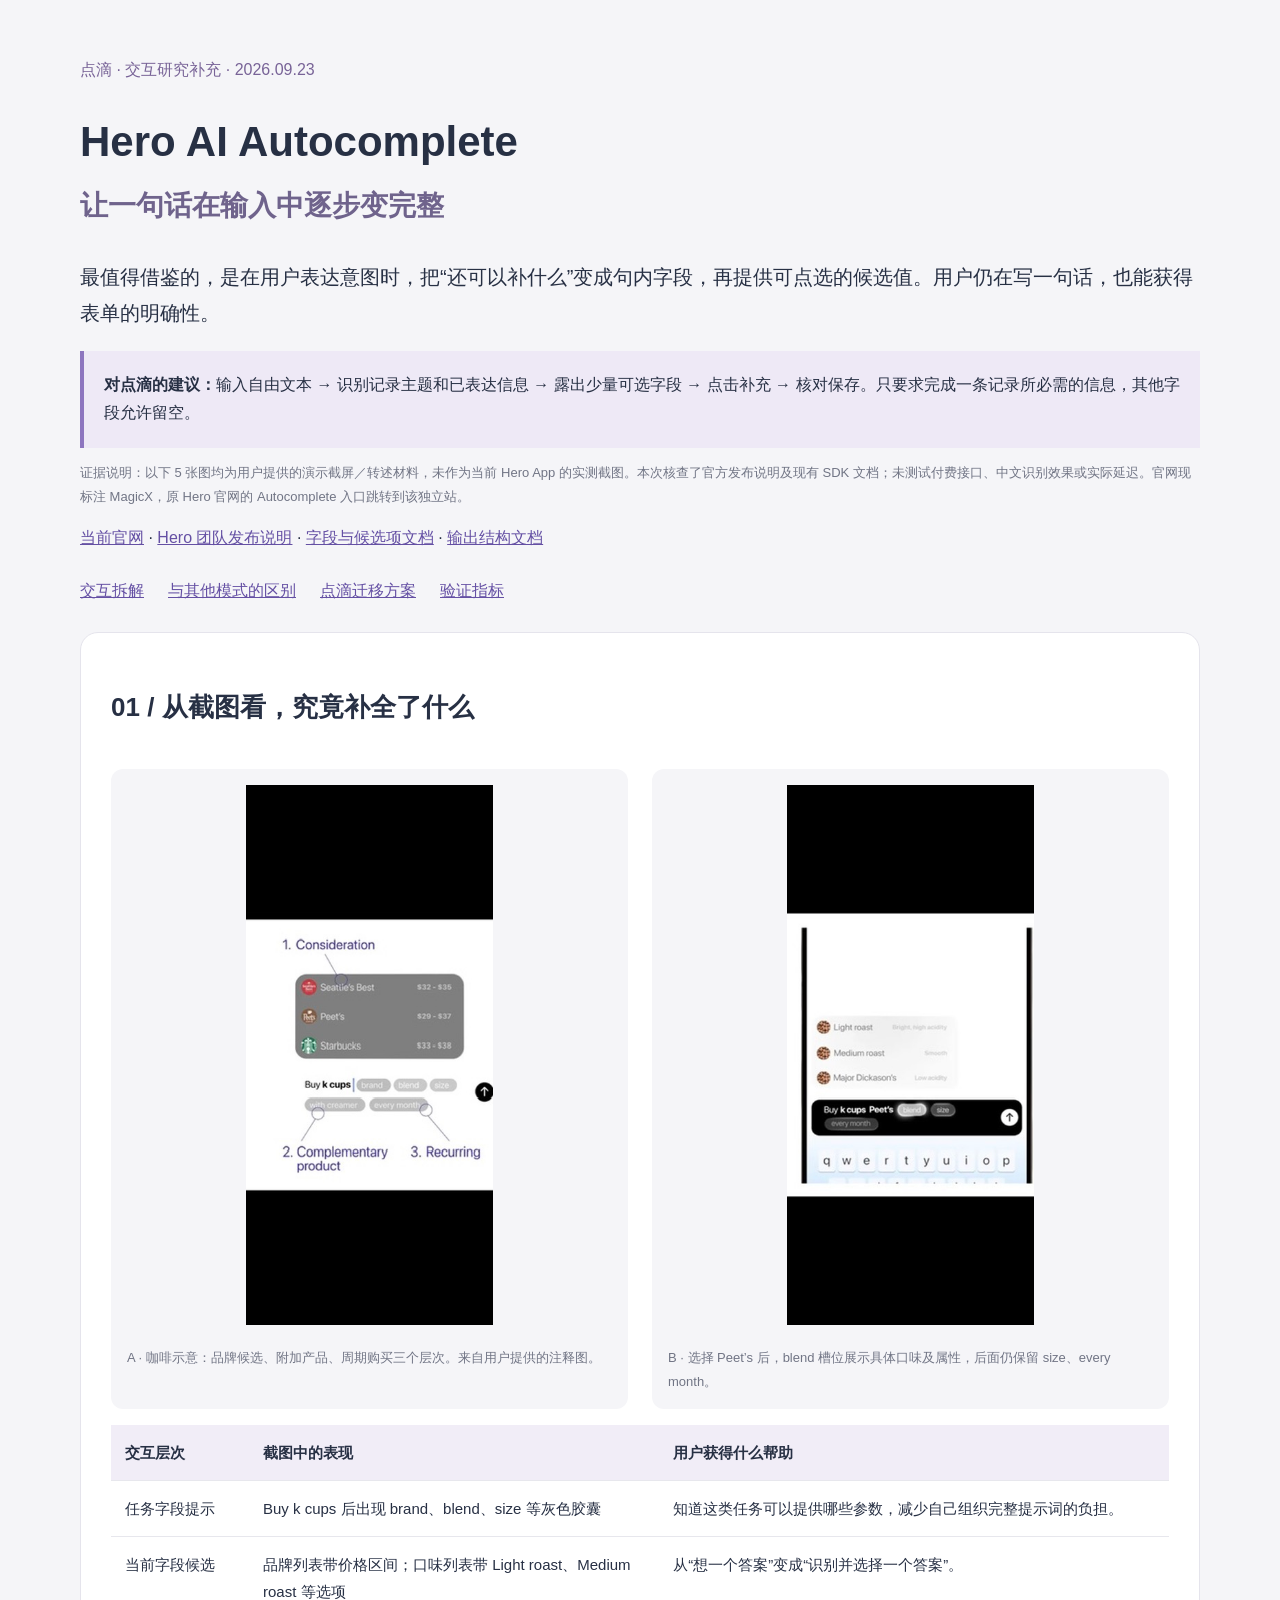
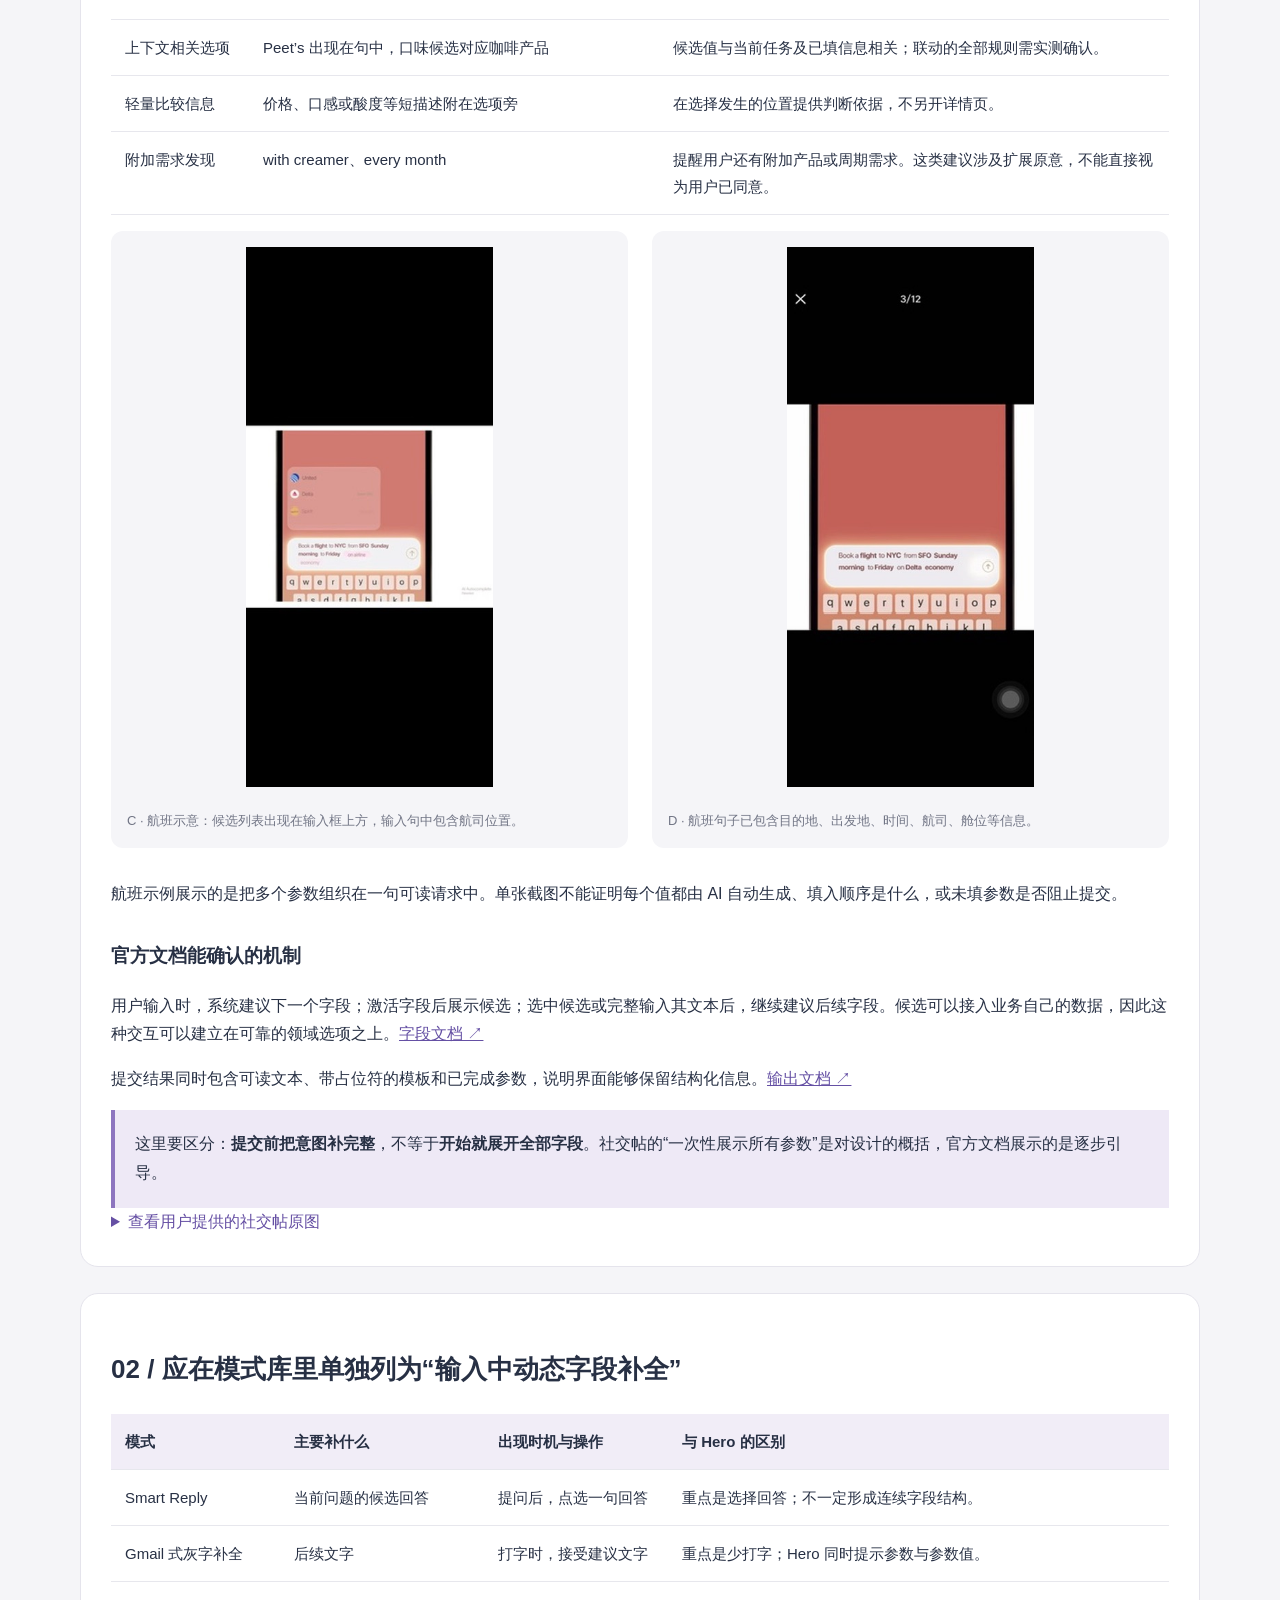
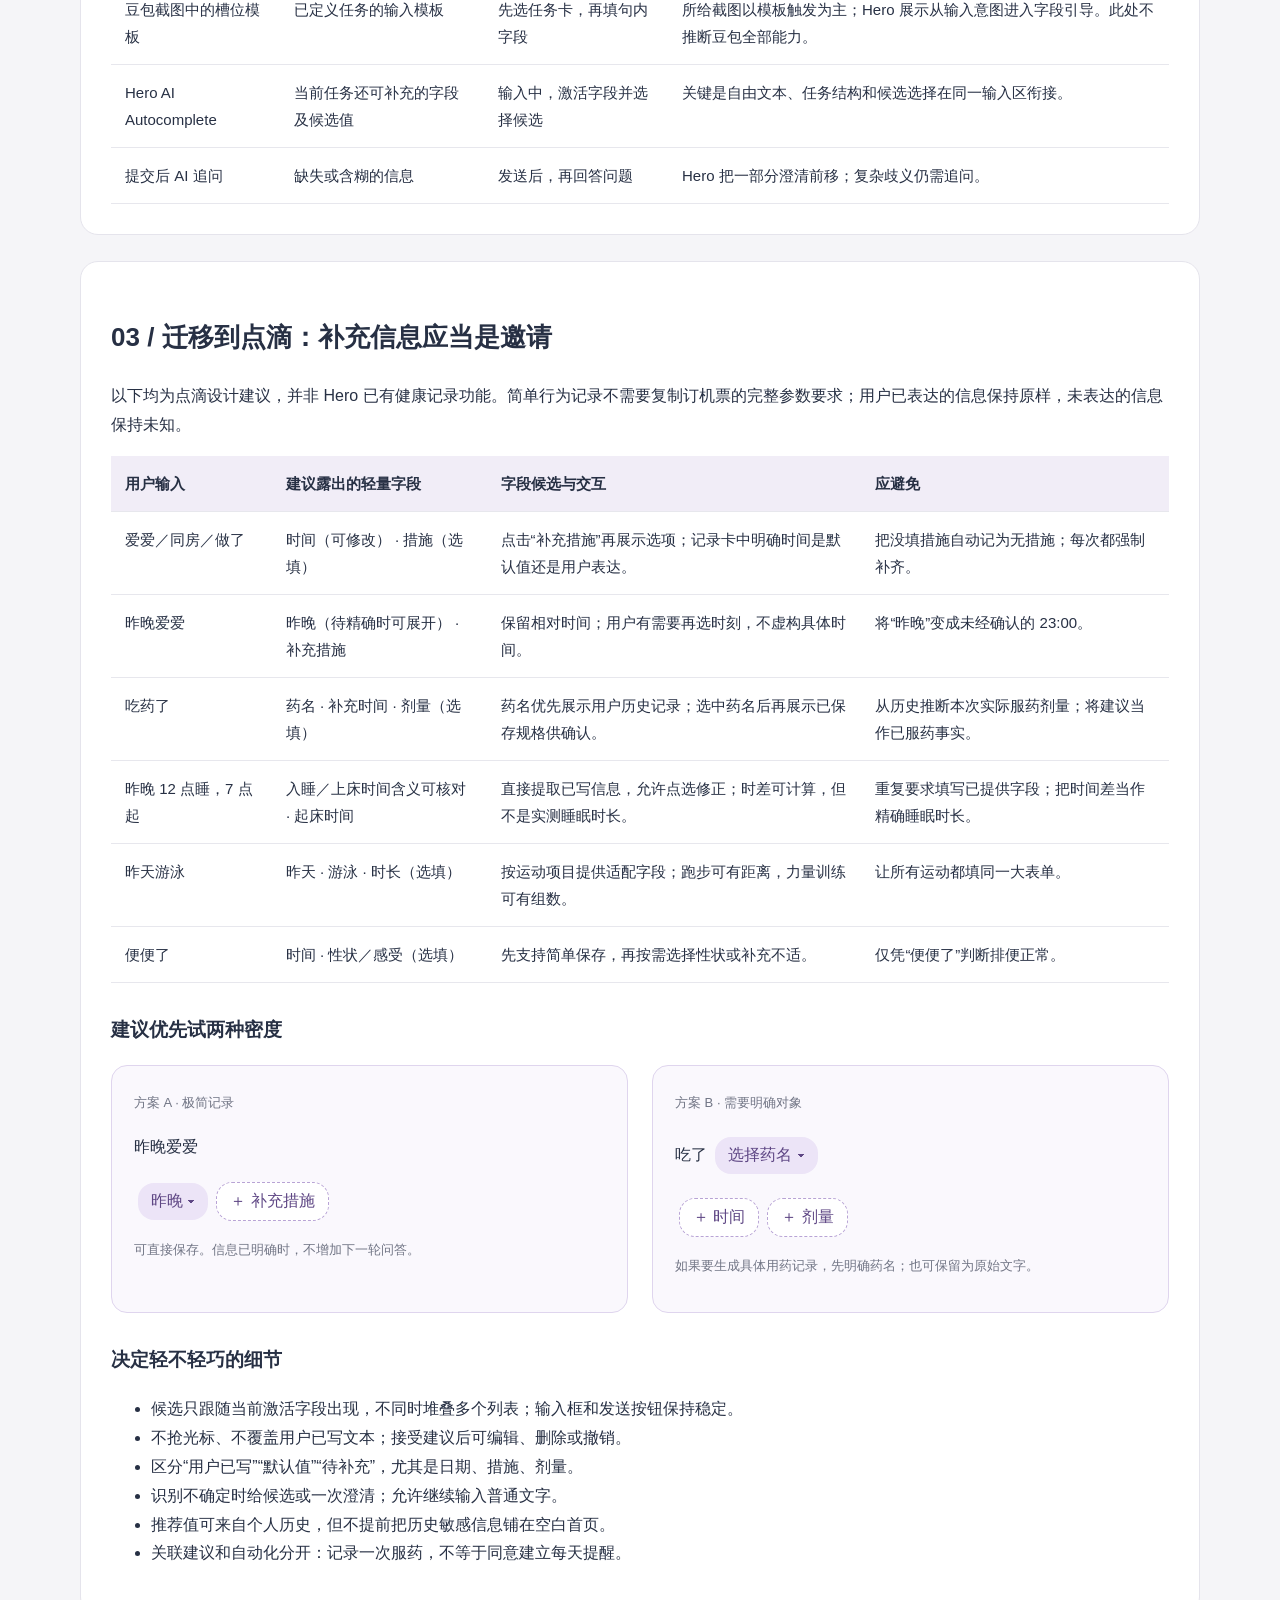
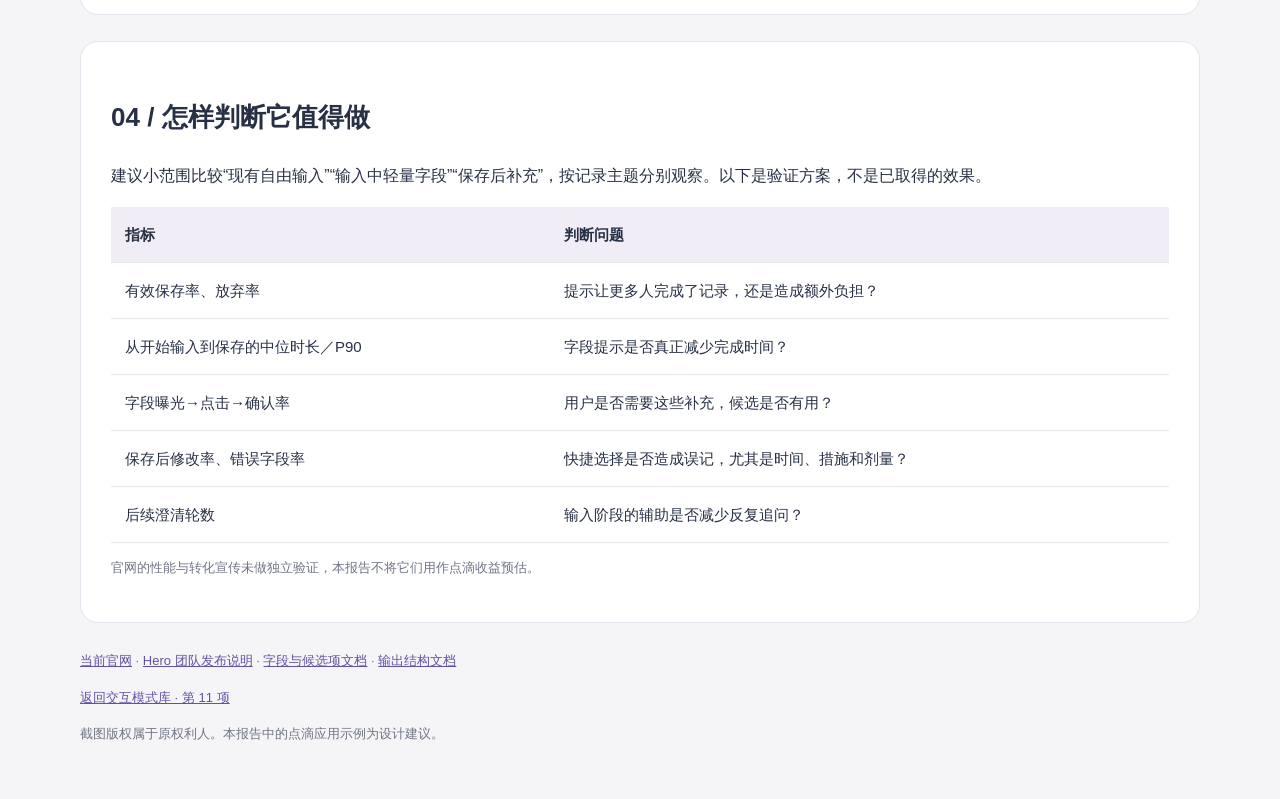
<file: docs/research-20260923/Hero-Autocomplete交互拆解.html>
<!doctype html><html lang="zh-CN"><meta charset="utf-8"><meta name="viewport" content="width=device-width,initial-scale=1"><title>Hero AI Autocomplete · 点滴交互研究</title><style>body{margin:0;background:#f5f5f8;color:#273044;font:16px/1.8 -apple-system,BlinkMacSystemFont,"PingFang SC",sans-serif}main{max-width:1120px;margin:auto;padding:40px 28px}h1{font-size:42px;line-height:1.4}h1 span{font-size:28px;color:#6f638c}h2{font-size:26px}h3{margin-top:30px}a{color:#6550a4}section{padding:30px;margin:26px 0;background:white;border:1px solid #e5e4ec;border-radius:18px}aside{padding:20px;border-left:4px solid #8d75bf;background:#eee9f6}.lead{font-size:20px}.meta,small,figcaption{font-size:13px;color:#717585}.eyebrow{color:#786397}nav{display:flex;gap:24px;flex-wrap:wrap;margin:24px 0}.gallery,.cards{display:grid;grid-template-columns:1fr 1fr;gap:24px}figure{margin:16px 0;background:#f5f5f8;padding:16px;border-radius:12px;text-align:center}figure img{max-width:100%;max-height:540px;object-fit:contain}figcaption{text-align:left;margin-top:12px}table{width:100%;border-collapse:collapse;font-size:15px}th,td{text-align:left;vertical-align:top;padding:14px;border-bottom:1px solid #e7e7ed}th{background:#f1edf7}th:first-child{min-width:110px}.table{overflow:auto}.proposal{border:1px solid #dfd5ee;border-radius:16px;padding:22px;background:#faf8fd}.pill{display:inline-block;padding:4px 13px;border-radius:16px;background:#ece4f7;color:#5e4684;margin:4px}.optional{background:white;border:1px dashed #b8a3d5}summary{cursor:pointer;color:#6650a4}footer{font-size:13px;color:#717585}@media(max-width:680px){main{padding:20px 12px}section{padding:16px}.gallery,.cards{grid-template-columns:1fr}h1{font-size:30px}h1 span{font-size:23px}}</style><main><p class="eyebrow">点滴 · 交互研究补充 · 2026.09.23</p><h1>Hero AI Autocomplete<br><span>让一句话在输入中逐步变完整</span></h1><p class="lead">最值得借鉴的，是在用户表达意图时，把“还可以补什么”变成句内字段，再提供可点选的候选值。用户仍在写一句话，也能获得表单的明确性。</p><aside><strong>对点滴的建议：</strong>输入自由文本 → 识别记录主题和已表达信息 → 露出少量可选字段 → 点击补充 → 核对保存。只要求完成一条记录所必需的信息，其他字段允许留空。</aside><p class="meta">证据说明：以下 5 张图均为用户提供的演示截屏／转述材料，未作为当前 Hero App 的实测截图。本次核查了官方发布说明及现有 SDK 文档；未测试付费接口、中文识别效果或实际延迟。官网现标注 MagicX，原 Hero 官网的 Autocomplete 入口跳转到该独立站。</p><p><a href="https://ai-autocomplete.com/">当前官网</a> · <a href="https://www.linkedin.com/posts/tryhero_introducing-ai-autocomplete-a-huge-breakthrough-activity-7394423471449092096-AmmB">Hero 团队发布说明</a> · <a href="https://ai-autocomplete.com/docs/react/field-injection">字段与候选项文档</a> · <a href="https://ai-autocomplete.com/docs/react/getting-started">输出结构文档</a></p><nav><a href="#mechanism">交互拆解</a><a href="#compare">与其他模式的区别</a><a href="#diandi">点滴迁移方案</a><a href="#validation">验证指标</a></nav><section id="mechanism"><h2>01 / 从截图看，究竟补全了什么</h2><div class="gallery"><figure><img src="[data-uri]" alt="A · 咖啡示意：品牌候选、附加产品、周期购买三个层次。来自用户提供的注释图。"><figcaption>A · 咖啡示意：品牌候选、附加产品、周期购买三个层次。来自用户提供的注释图。</figcaption></figure><figure><img src="[data-uri]" alt="B · 选择 Peet’s 后，blend 槽位展示具体口味及属性，后面仍保留 size、every month。"><figcaption>B · 选择 Peet’s 后，blend 槽位展示具体口味及属性，后面仍保留 size、every month。</figcaption></figure></div><div class="table"><table><thead><tr><th>交互层次</th><th>截图中的表现</th><th>用户获得什么帮助</th></tr></thead><tbody><tr><td>任务字段提示</td><td>Buy k cups 后出现 brand、blend、size 等灰色胶囊</td><td>知道这类任务可以提供哪些参数，减少自己组织完整提示词的负担。</td></tr><tr><td>当前字段候选</td><td>品牌列表带价格区间；口味列表带 Light roast、Medium roast 等选项</td><td>从“想一个答案”变成“识别并选择一个答案”。</td></tr><tr><td>上下文相关选项</td><td>Peet’s 出现在句中，口味候选对应咖啡产品</td><td>候选值与当前任务及已填信息相关；联动的全部规则需实测确认。</td></tr><tr><td>轻量比较信息</td><td>价格、口感或酸度等短描述附在选项旁</td><td>在选择发生的位置提供判断依据，不另开详情页。</td></tr><tr><td>附加需求发现</td><td>with creamer、every month</td><td>提醒用户还有附加产品或周期需求。这类建议涉及扩展原意，不能直接视为用户已同意。</td></tr></tbody></table></div><div class="gallery"><figure><img src="[data-uri]" alt="C · 航班示意：候选列表出现在输入框上方，输入句中包含航司位置。"><figcaption>C · 航班示意：候选列表出现在输入框上方，输入句中包含航司位置。</figcaption></figure><figure><img src="[data-uri]" alt="D · 航班句子已包含目的地、出发地、时间、航司、舱位等信息。"><figcaption>D · 航班句子已包含目的地、出发地、时间、航司、舱位等信息。</figcaption></figure></div><p>航班示例展示的是把多个参数组织在一句可读请求中。单张截图不能证明每个值都由 AI 自动生成、填入顺序是什么，或未填参数是否阻止提交。</p><h3>官方文档能确认的机制</h3><p>用户输入时，系统建议下一个字段；激活字段后展示候选；选中候选或完整输入其文本后，继续建议后续字段。候选可以接入业务自己的数据，因此这种交互可以建立在可靠的领域选项之上。<a href="https://ai-autocomplete.com/docs/react/field-injection">字段文档 ↗</a></p><p>提交结果同时包含可读文本、带占位符的模板和已完成参数，说明界面能够保留结构化信息。<a href="https://ai-autocomplete.com/docs/react/getting-started">输出文档 ↗</a></p><aside>这里要区分：<strong>提交前把意图补完整</strong>，不等于<strong>开始就展开全部字段</strong>。社交帖的“一次性展示所有参数”是对设计的概括，官方文档展示的是逐步引导。</aside><details><summary>查看用户提供的社交帖原图</summary><figure><img src="[data-uri]" alt="E · 二手转述与媒体生成示意。用作线索，不作为性能与上线范围的证明。"><figcaption>E · 二手转述与媒体生成示意。用作线索，不作为性能与上线范围的证明。</figcaption></figure></details></section><section id="compare"><h2>02 / 应在模式库里单独列为“输入中动态字段补全”</h2><div class="table"><table><thead><tr><th>模式</th><th>主要补什么</th><th>出现时机与操作</th><th>与 Hero 的区别</th></tr></thead><tbody><tr><td>Smart Reply</td><td>当前问题的候选回答</td><td>提问后，点选一句回答</td><td>重点是选择回答；不一定形成连续字段结构。</td></tr><tr><td>Gmail 式灰字补全</td><td>后续文字</td><td>打字时，接受建议文字</td><td>重点是少打字；Hero 同时提示参数与参数值。</td></tr><tr><td>豆包截图中的槽位模板</td><td>已定义任务的输入模板</td><td>先选任务卡，再填句内字段</td><td>所给截图以模板触发为主；Hero 展示从输入意图进入字段引导。此处不推断豆包全部能力。</td></tr><tr><td>Hero AI Autocomplete</td><td>当前任务还可补充的字段及候选值</td><td>输入中，激活字段并选择候选</td><td>关键是自由文本、任务结构和候选选择在同一输入区衔接。</td></tr><tr><td>提交后 AI 追问</td><td>缺失或含糊的信息</td><td>发送后，再回答问题</td><td>Hero 把一部分澄清前移；复杂歧义仍需追问。</td></tr></tbody></table></div></section><section id="diandi"><h2>03 / 迁移到点滴：补充信息应当是邀请</h2><p>以下均为点滴设计建议，并非 Hero 已有健康记录功能。简单行为记录不需要复制订机票的完整参数要求；用户已表达的信息保持原样，未表达的信息保持未知。</p><div class="table"><table><thead><tr><th>用户输入</th><th>建议露出的轻量字段</th><th>字段候选与交互</th><th>应避免</th></tr></thead><tbody><tr><td>爱爱／同房／做了</td><td>时间（可修改） · 措施（选填）</td><td>点击“补充措施”再展示选项；记录卡中明确时间是默认值还是用户表达。</td><td>把没填措施自动记为无措施；每次都强制补齐。</td></tr><tr><td>昨晚爱爱</td><td>昨晚（待精确时可展开） · 补充措施</td><td>保留相对时间；用户有需要再选时刻，不虚构具体时间。</td><td>将“昨晚”变成未经确认的 23:00。</td></tr><tr><td>吃药了</td><td>药名 · 补充时间 · 剂量（选填）</td><td>药名优先展示用户历史记录；选中药名后再展示已保存规格供确认。</td><td>从历史推断本次实际服药剂量；将建议当作已服药事实。</td></tr><tr><td>昨晚 12 点睡，7 点起</td><td>入睡／上床时间含义可核对 · 起床时间</td><td>直接提取已写信息，允许点选修正；时差可计算，但不是实测睡眠时长。</td><td>重复要求填写已提供字段；把时间差当作精确睡眠时长。</td></tr><tr><td>昨天游泳</td><td>昨天 · 游泳 · 时长（选填）</td><td>按运动项目提供适配字段；跑步可有距离，力量训练可有组数。</td><td>让所有运动都填同一大表单。</td></tr><tr><td>便便了</td><td>时间 · 性状／感受（选填）</td><td>先支持简单保存，再按需选择性状或补充不适。</td><td>仅凭“便便了”判断排便正常。</td></tr></tbody></table></div><h3>建议优先试两种密度</h3><div class="cards"><div class="proposal"><small>方案 A · 极简记录</small><p>昨晚爱爱</p><span class="pill">昨晚 ▾</span><span class="pill optional">＋ 补充措施</span><p class="meta">可直接保存。信息已明确时，不增加下一轮问答。</p></div><div class="proposal"><small>方案 B · 需要明确对象</small><p>吃了 <span class="pill">选择药名 ▾</span></p><span class="pill optional">＋ 时间</span><span class="pill optional">＋ 剂量</span><p class="meta">如果要生成具体用药记录，先明确药名；也可保留为原始文字。</p></div></div><h3>决定轻不轻巧的细节</h3><ul><li>候选只跟随当前激活字段出现，不同时堆叠多个列表；输入框和发送按钮保持稳定。</li><li>不抢光标、不覆盖用户已写文本；接受建议后可编辑、删除或撤销。</li><li>区分“用户已写”“默认值”“待补充”，尤其是日期、措施、剂量。</li><li>识别不确定时给候选或一次澄清；允许继续输入普通文字。</li><li>推荐值可来自个人历史，但不提前把历史敏感信息铺在空白首页。</li><li>关联建议和自动化分开：记录一次服药，不等于同意建立每天提醒。</li></ul></section><section id="validation"><h2>04 / 怎样判断它值得做</h2><p>建议小范围比较“现有自由输入”“输入中轻量字段”“保存后补充”，按记录主题分别观察。以下是验证方案，不是已取得的效果。</p><div class="table"><table><thead><tr><th>指标</th><th>判断问题</th></tr></thead><tbody><tr><td>有效保存率、放弃率</td><td>提示让更多人完成了记录，还是造成额外负担？</td></tr><tr><td>从开始输入到保存的中位时长／P90</td><td>字段提示是否真正减少完成时间？</td></tr><tr><td>字段曝光→点击→确认率</td><td>用户是否需要这些补充，候选是否有用？</td></tr><tr><td>保存后修改率、错误字段率</td><td>快捷选择是否造成误记，尤其是时间、措施和剂量？</td></tr><tr><td>后续澄清轮数</td><td>输入阶段的辅助是否减少反复追问？</td></tr></tbody></table></div><p class="meta">官网的性能与转化宣传未做独立验证，本报告不将它们用作点滴收益预估。</p></section><footer><p><a href="https://ai-autocomplete.com/">当前官网</a> · <a href="https://www.linkedin.com/posts/tryhero_introducing-ai-autocomplete-a-huge-breakthrough-activity-7394423471449092096-AmmB">Hero 团队发布说明</a> · <a href="https://ai-autocomplete.com/docs/react/field-injection">字段与候选项文档</a> · <a href="https://ai-autocomplete.com/docs/react/getting-started">输出结构文档</a></p><a href="AI记录交互模式库.html#pattern-11">返回交互模式库 · 第 11 项</a><p>截图版权属于原权利人。本报告中的点滴应用示例为设计建议。</p></footer></main></html>
</file>
